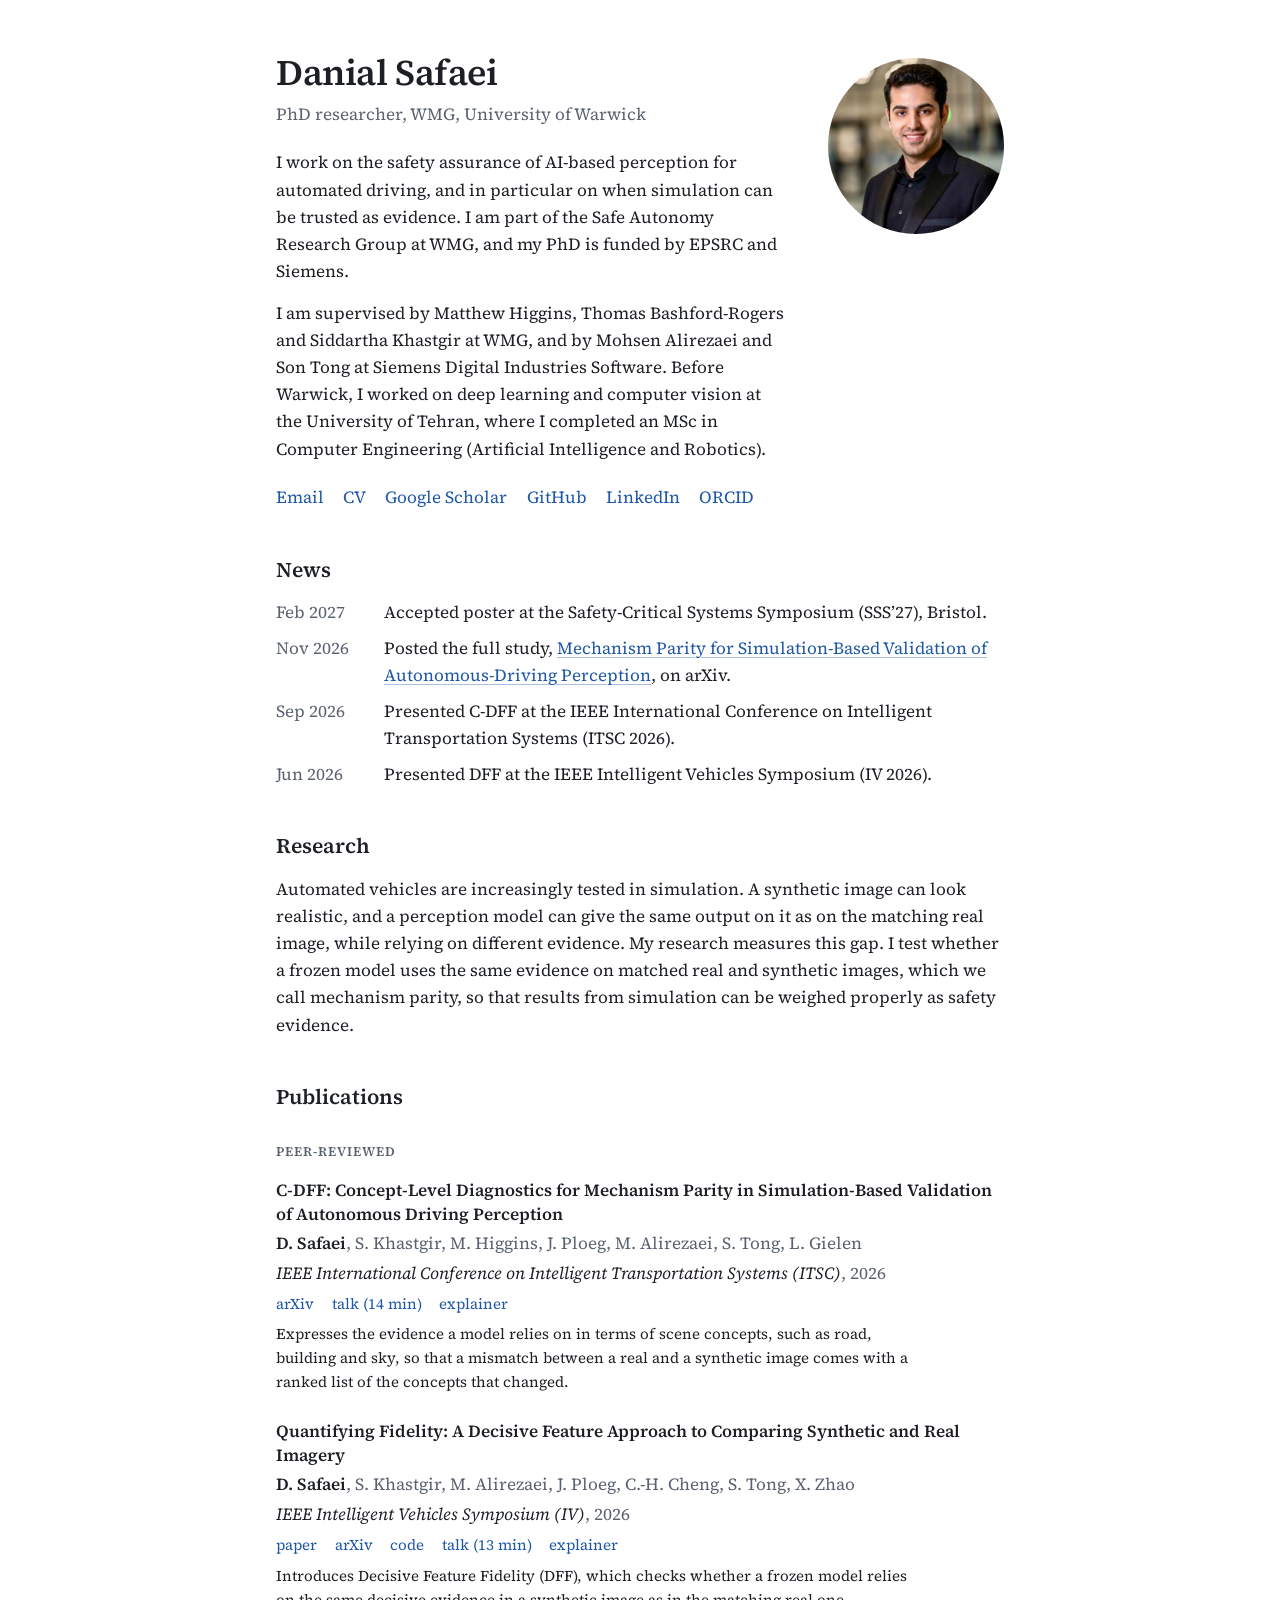
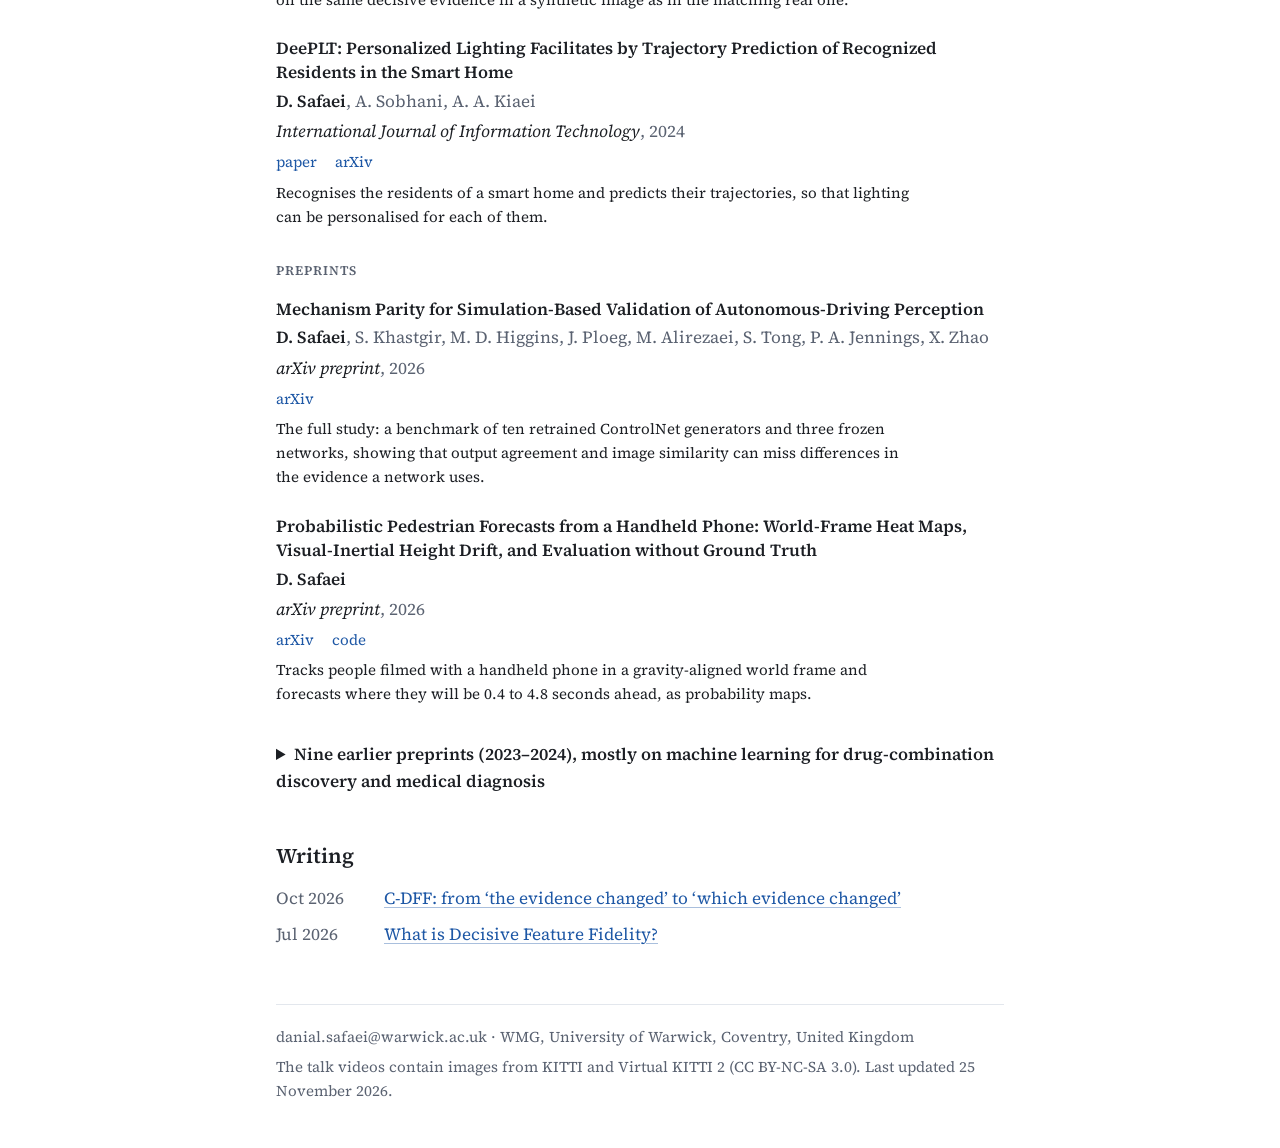
<file: index.html>
<!doctype html>
<html lang="en-GB">
<head>
<meta charset="utf-8">
<meta name="viewport" content="width=device-width, initial-scale=1, viewport-fit=cover">
<title>Danial Safaei</title>
<meta name="description" content="Danial Safaei is a PhD researcher at WMG, University of Warwick, working on the safety assurance of AI-based perception for automated driving.">
<meta name="author" content="Danial Safaei">
<meta name="color-scheme" content="light dark">
<meta name="theme-color" content="#ffffff" media="(prefers-color-scheme: light)">
<meta name="theme-color" content="#14161a" media="(prefers-color-scheme: dark)">
<link rel="canonical" href="https://danial-safaei.github.io/">
<link rel="icon" href="favicon.svg" type="image/svg+xml">
<link rel="apple-touch-icon" href="assets/img/apple-touch-icon.png">
<link rel="preload" href="assets/fonts/source-serif-4-latin-wght-normal.woff2" as="font" type="font/woff2" crossorigin>
<link rel="stylesheet" href="assets/css/site.css">
<meta property="og:type" content="profile">
<meta property="og:site_name" content="Danial Safaei">
<meta property="og:locale" content="en_GB">
<meta property="og:url" content="https://danial-safaei.github.io/">
<meta property="og:title" content="Danial Safaei">
<meta property="og:description" content="Danial Safaei is a PhD researcher at WMG, University of Warwick, working on the safety assurance of AI-based perception for automated driving.">
<meta property="og:image" content="https://danial-safaei.github.io/images/og-card.jpg">
<meta property="og:image:width" content="1200">
<meta property="og:image:height" content="630">
<meta property="og:image:alt" content="Danial Safaei, PhD researcher at WMG, University of Warwick">
<meta name="twitter:card" content="summary_large_image">
<script type="application/ld+json">
{
 "@context": "https://schema.org",
 "@graph": [
  {
   "@type": "ProfilePage",
   "@id": "https://danial-safaei.github.io/#page",
   "url": "https://danial-safaei.github.io/",
   "name": "Danial Safaei",
   "inLanguage": "en-GB",
   "dateModified": "2026-11-25",
   "mainEntity": {
    "@id": "https://danial-safaei.github.io/#person"
   }
  },
  {
   "@type": "Person",
   "@id": "https://danial-safaei.github.io/#person",
   "name": "Danial Safaei",
   "givenName": "Danial",
   "familyName": "Safaei",
   "url": "https://danial-safaei.github.io/",
   "image": "https://danial-safaei.github.io/assets/img/danial-safaei.jpg",
   "jobTitle": "PhD Researcher",
   "description": "PhD researcher at WMG, University of Warwick, working on the safety assurance of AI-based perception for automated driving.",
   "email": "mailto:danial.safaei@warwick.ac.uk",
   "affiliation": {
    "@type": "CollegeOrUniversity",
    "name": "University of Warwick",
    "department": {
     "@type": "Organization",
     "name": "WMG"
    },
    "url": "https://warwick.ac.uk/fac/sci/wmg"
   },
   "alumniOf": [
    {
     "@type": "CollegeOrUniversity",
     "name": "University of Tehran"
    },
    {
     "@type": "CollegeOrUniversity",
     "name": "University of Kashan"
    }
   ],
   "identifier": {
    "@type": "PropertyValue",
    "propertyID": "ORCID",
    "value": "0000-0002-4443-8763"
   },
   "sameAs": [
    "https://orcid.org/0000-0002-4443-8763",
    "https://scholar.google.co.uk/citations?user=qNJPWrMAAAAJ",
    "https://www.linkedin.com/in/danial-safaei",
    "https://github.com/Danial-Safaei",
    "https://www.researchgate.net/profile/Danial-Safaei"
   ],
   "knowsAbout": [
    "Safety assurance",
    "Automated driving",
    "Simulation-based validation",
    "Explainable AI",
    "Synthetic data",
    "Computer vision"
   ]
  }
 ]
}
</script>
</head>
<body>
<main class="wrap">
  <header class="intro">
    <div class="intro-text">
      <h1>Danial Safaei</h1>
      <p class="role">PhD researcher, WMG, University of Warwick</p>
      <p>I work on the safety assurance of AI-based perception for automated driving, and in particular on when simulation can be trusted as evidence. I am part of the Safe Autonomy Research Group at WMG, and my PhD is funded by EPSRC and Siemens.</p>
      <p>I am supervised by Matthew Higgins, <span class="nowrap">Thomas Bashford-Rogers</span> and Siddartha Khastgir at WMG, and by Mohsen Alirezaei and Son Tong at Siemens Digital Industries Software. Before Warwick, I worked on deep learning and computer vision at the University of Tehran, where I completed an MSc in Computer Engineering (Artificial Intelligence and Robotics).</p>
      <ul class="profile-links plain-links">
        <li><a href="mailto:danial.safaei@warwick.ac.uk">Email</a></li>
        <li><a href="cv.html">CV</a></li>
        <li><a href="https://scholar.google.co.uk/citations?user=qNJPWrMAAAAJ&amp;hl=en">Google Scholar</a></li>
        <li><a href="https://github.com/Danial-Safaei">GitHub</a></li>
        <li><a href="https://www.linkedin.com/in/danial-safaei">LinkedIn</a></li>
        <li><a href="https://orcid.org/0000-0002-4443-8763">ORCID</a></li>
      </ul>
    </div>
    <div class="intro-photo">
      <picture>
        <source srcset="assets/img/danial-safaei.webp" type="image/webp">
        <img src="assets/img/danial-safaei.jpg" width="460" height="460" alt="Danial Safaei">
      </picture>
    </div>
  </header>

  <section aria-labelledby="news">
    <h2 id="news">News</h2>
    <ul class="dated">
      <li><time datetime="2027-02">Feb 2027</time><span>Accepted poster at the Safety-Critical Systems Symposium (SSS’27), Bristol.</span></li>
      <li><time datetime="2026-11">Nov 2026</time><span>Posted the full study, <a href="https://arxiv.org/abs/2611.27447">Mechanism Parity for Simulation-Based Validation of Autonomous-Driving Perception</a>, on arXiv.</span></li>
      <li><time datetime="2026-09">Sep 2026</time><span>Presented C-DFF at the IEEE International Conference on Intelligent Transportation Systems (ITSC 2026).</span></li>
      <li><time datetime="2026-06">Jun 2026</time><span>Presented DFF at the IEEE Intelligent Vehicles Symposium (IV 2026).</span></li>
    </ul>
  </section>

  <section aria-labelledby="research">
    <h2 id="research">Research</h2>
    <p>Automated vehicles are increasingly tested in simulation. A synthetic image can look realistic, and a perception model can give the same output on it as on the matching real image, while relying on different evidence. My research measures this gap. I test whether a frozen model uses the same evidence on matched real and synthetic images, which we call mechanism parity, so that results from simulation can be weighed properly as safety evidence.</p>
  </section>

  <section aria-labelledby="publications">
    <h2 id="publications">Publications</h2>
    <h3 class="label">Peer-reviewed</h3>
    <ul class="pubs">
      <li>
        <p class="pub-title">C-DFF: Concept-Level Diagnostics for Mechanism Parity in Simulation-Based Validation of Autonomous Driving Perception</p>
        <p class="pub-authors"><span class="me">D. Safaei</span>, S. Khastgir, M. Higgins, J. Ploeg, M. Alirezaei, S. Tong, L. Gielen</p>
        <p class="pub-venue"><em>IEEE International Conference on Intelligent Transportation Systems (ITSC)</em>, 2026</p>
        <ul class="pub-links plain-links">
          <li><a href="https://arxiv.org/abs/2610.33760">arXiv</a></li>
          <li><a href="assets/video/itsc2026-cdff-talk.mp4">talk (14 min)</a></li>
          <li><a href="posts/what-is-c-dff.html">explainer</a></li>
        </ul>
        <p class="pub-note">Expresses the evidence a model relies on in terms of scene concepts, such as road, building and sky, so that a mismatch between a real and a synthetic image comes with a ranked list of the concepts that changed.</p>
      </li>
      <li>
        <p class="pub-title">Quantifying Fidelity: A Decisive Feature Approach to Comparing Synthetic and Real Imagery</p>
        <p class="pub-authors"><span class="me">D. Safaei</span>, S. Khastgir, M. Alirezaei, J. Ploeg, C.-H. Cheng, S. Tong, X. Zhao</p>
        <p class="pub-venue"><em>IEEE Intelligent Vehicles Symposium (IV)</em>, 2026</p>
        <ul class="pub-links plain-links">
          <li><a href="https://doi.org/10.1109/IV66570.2026.11624013">paper</a></li>
          <li><a href="https://arxiv.org/abs/2512.16468">arXiv</a></li>
          <li><a href="https://github.com/Danial-Safaei/DFF">code</a></li>
          <li><a href="assets/video/iv2026-dff-talk.mp4">talk (13 min)</a></li>
          <li><a href="posts/what-is-decisive-feature-fidelity.html">explainer</a></li>
        </ul>
        <p class="pub-note">Introduces Decisive Feature Fidelity (DFF), which checks whether a frozen model relies on the same decisive evidence in a synthetic image as in the matching real one.</p>
      </li>
      <li>
        <p class="pub-title">DeePLT: Personalized Lighting Facilitates by Trajectory Prediction of Recognized Residents in the Smart Home</p>
        <p class="pub-authors"><span class="me">D. Safaei</span>, A. Sobhani, A. A. Kiaei</p>
        <p class="pub-venue"><em>International Journal of Information Technology</em>, 2024</p>
        <ul class="pub-links plain-links">
          <li><a href="https://doi.org/10.1007/s41870-023-01665-1">paper</a></li>
          <li><a href="https://arxiv.org/abs/2304.08027">arXiv</a></li>
        </ul>
        <p class="pub-note">Recognises the residents of a smart home and predicts their trajectories, so that lighting can be personalised for each of them.</p>
      </li>
    </ul>
    <h3 class="label">Preprints</h3>
    <ul class="pubs">
      <li>
        <p class="pub-title">Mechanism Parity for Simulation-Based Validation of Autonomous-Driving Perception</p>
        <p class="pub-authors"><span class="me">D. Safaei</span>, S. Khastgir, M. D. Higgins, J. Ploeg, M. Alirezaei, S. Tong, P. A. Jennings, X. Zhao</p>
        <p class="pub-venue"><em>arXiv preprint</em>, 2026</p>
        <ul class="pub-links plain-links">
          <li><a href="https://arxiv.org/abs/2611.27447">arXiv</a></li>
        </ul>
        <p class="pub-note">The full study: a benchmark of ten retrained ControlNet generators and three frozen networks, showing that output agreement and image similarity can miss differences in the evidence a network uses.</p>
      </li>
      <li>
        <p class="pub-title">Probabilistic Pedestrian Forecasts from a Handheld Phone: World-Frame Heat Maps, Visual-Inertial Height Drift, and Evaluation without Ground Truth</p>
        <p class="pub-authors"><span class="me">D. Safaei</span></p>
        <p class="pub-venue"><em>arXiv preprint</em>, 2026</p>
        <ul class="pub-links plain-links">
          <li><a href="https://arxiv.org/abs/2610.04736">arXiv</a></li>
          <li><a href="https://github.com/Danial-Safaei/handheld-pedestrian-forecasts">code</a></li>
        </ul>
        <p class="pub-note">Tracks people filmed with a handheld phone in a gravity-aligned world frame and forecasts where they will be 0.4 to 4.8 seconds ahead, as probability maps.</p>
      </li>
    </ul>
    <details class="more">
      <summary>Nine earlier preprints (2023–2024), mostly on machine learning for drug-combination discovery and medical diagnosis</summary>
      <ul class="pubs-compact">
        <li>
          <p class="pub-title">A GraphSAGE Discovers Synergistic Combinations of Gefitinib, Paclitaxel, and Icotinib for Lung Adenocarcinoma Management by Targeting Human Genes and Proteins: the RAIN Protocol</p>
          <p class="pub-authors">S. Sadeghi, A. A. Kiaei, M. Boush, N. Salari, M. Mohammadi, <span class="me">D. Safaei</span>, M. Mahboubi, A. Tajfam, S. Moghadam</p>
          <p class="pub-venue"><em>medRxiv</em> <a href="https://doi.org/10.1101/2024.04.14.24304384">2024.04.14.24304384</a>, 2024</p>
        </li>
        <li>
          <p class="pub-title">Graph Attention Networks for Drug Combination Discovery: Targeting Pancreatic Cancer Genes with RAIN Protocol</p>
          <p class="pub-authors">E. Parichehreh, A. A. Kiaei, M. Boush, <span class="me">D. Safaei</span>, R. Bahadori, N. Salari, M. Mohammadi, A. Khorram</p>
          <p class="pub-venue"><em>medRxiv</em> <a href="https://doi.org/10.1101/2024.02.18.24302988">2024.02.18.24302988</a>, 2024</p>
        </li>
        <li>
          <p class="pub-title">Systematic Review and Network Meta-analysis of Drug Combinations Suggested by Machine Learning on Genes and Proteins, with the Aim of Improving the Effectiveness of Ipilimumab in Treating Melanoma</p>
          <p class="pub-authors"><span class="me">D. Safaei</span>, A. A. Kiaei, M. Boush, S. Abadijou, A. Khorramabadi, N. Salari, M. Mohammadi, E. Parichehreh</p>
          <p class="pub-venue"><em>medRxiv</em> <a href="https://doi.org/10.1101/2023.05.13.23289940">2023.05.13.23289940</a>, 2023</p>
        </li>
        <li>
          <p class="pub-title">Drug Combinations Proposed by Machine Learning on Genes/Proteins to Improve the Efficacy of Tecovirimat in the Treatment of Monkeypox: A Systematic Review and Network Meta-analysis</p>
          <p class="pub-authors">M. Boush, A. A. Kiaei, <span class="me">D. Safaei</span>, S. Abadijou, N. Salari, M. Mohammadi</p>
          <p class="pub-venue"><em>medRxiv</em> <a href="https://doi.org/10.1101/2023.04.23.23289008">2023.04.23.23289008</a>, 2023</p>
        </li>
        <li>
          <p class="pub-title">Recommending Drug Combinations Using Reinforcement Learning to Target Genes/Proteins that Cause Stroke: A Comprehensive Systematic Review and Network Meta-analysis</p>
          <p class="pub-authors">M. Boush, A. A. Kiaei, <span class="me">D. Safaei</span>, S. Abadijou, N. Salari, M. Mohammadi</p>
          <p class="pub-venue"><em>medRxiv</em> <a href="https://doi.org/10.1101/2023.04.20.23288906">2023.04.20.23288906</a>, 2023</p>
        </li>
        <li>
          <p class="pub-title">Diagnosing Alzheimer&#x27;s Disease Levels Using Machine Learning and MRI: A Novel Approach</p>
          <p class="pub-authors">A. A. Kiaei, R. Bahadori, H. Malek Zadeh, M. Boush, S. Abadijou, <span class="me">D. Safaei</span>, A. H. Mehdikhani</p>
          <p class="pub-venue"><em>Preprints.org</em> <a href="https://doi.org/10.20944/preprints202306.1184.v1">202306.1184</a>, 2023</p>
        </li>
        <li>
          <p class="pub-title">Active Identity Function as Activation Function</p>
          <p class="pub-authors">A. A. Kiaei, M. Boush, <span class="me">D. Safaei</span>, S. Abadijou, N. Baselizadeh, N. Salari, M. Mohammadi</p>
          <p class="pub-venue"><em>Preprints.org</em> <a href="https://doi.org/10.20944/preprints202305.1018.v1">202305.1018</a>, 2023</p>
        </li>
        <li>
          <p class="pub-title">FPL: False Positive Loss</p>
          <p class="pub-authors">A. A. Kiaei, M. Boush, <span class="me">D. Safaei</span>, S. Abadijou, N. Baselizadeh, A. Fayzi, R. Bahadori, N. Salari</p>
          <p class="pub-venue"><em>Preprints.org</em> <a href="https://doi.org/10.20944/preprints202309.0280.v1">202309.0280</a>, 2023</p>
        </li>
        <li>
          <p class="pub-title">Recommending Drug Combinations Using Reinforcement Learning Targeting Genes/Proteins Associated with Heterozygous Familial Hypercholesterolemia: A Comprehensive Systematic Review and Network Meta-analysis</p>
          <p class="pub-authors">A. A. Kiaei, M. Boush, S. Abadijou, S. Momeni, <span class="me">D. Safaei</span>, R. Bahadori, N. Salari, M. Mohammadi</p>
          <p class="pub-venue"><em>Research Square</em> <a href="https://doi.org/10.21203/rs.3.rs-2379891/v1">rs-2379891</a>, 2023</p>
        </li>
      </ul>
    </details>
  </section>

  <section aria-labelledby="writing">
    <h2 id="writing">Writing</h2>
    <ul class="dated">
      <li><time datetime="2026-10-27">Oct 2026</time><span><a href="posts/what-is-c-dff.html">C-DFF: from ‘the evidence changed’ to ‘which evidence changed’</a></span></li>
      <li><time datetime="2026-07-09">Jul 2026</time><span><a href="posts/what-is-decisive-feature-fidelity.html">What is Decisive Feature Fidelity?</a></span></li>
    </ul>
  </section>

  <footer class="site-footer" id="contact">
    <p>danial.safaei@warwick.ac.uk · WMG, University of Warwick, Coventry, United Kingdom</p>
    <p>The talk videos contain images from KITTI and Virtual KITTI 2 (CC BY-NC-SA 3.0). Last updated 25 November 2026.</p>
  </footer>
</main>
</body>
</html>
</file>
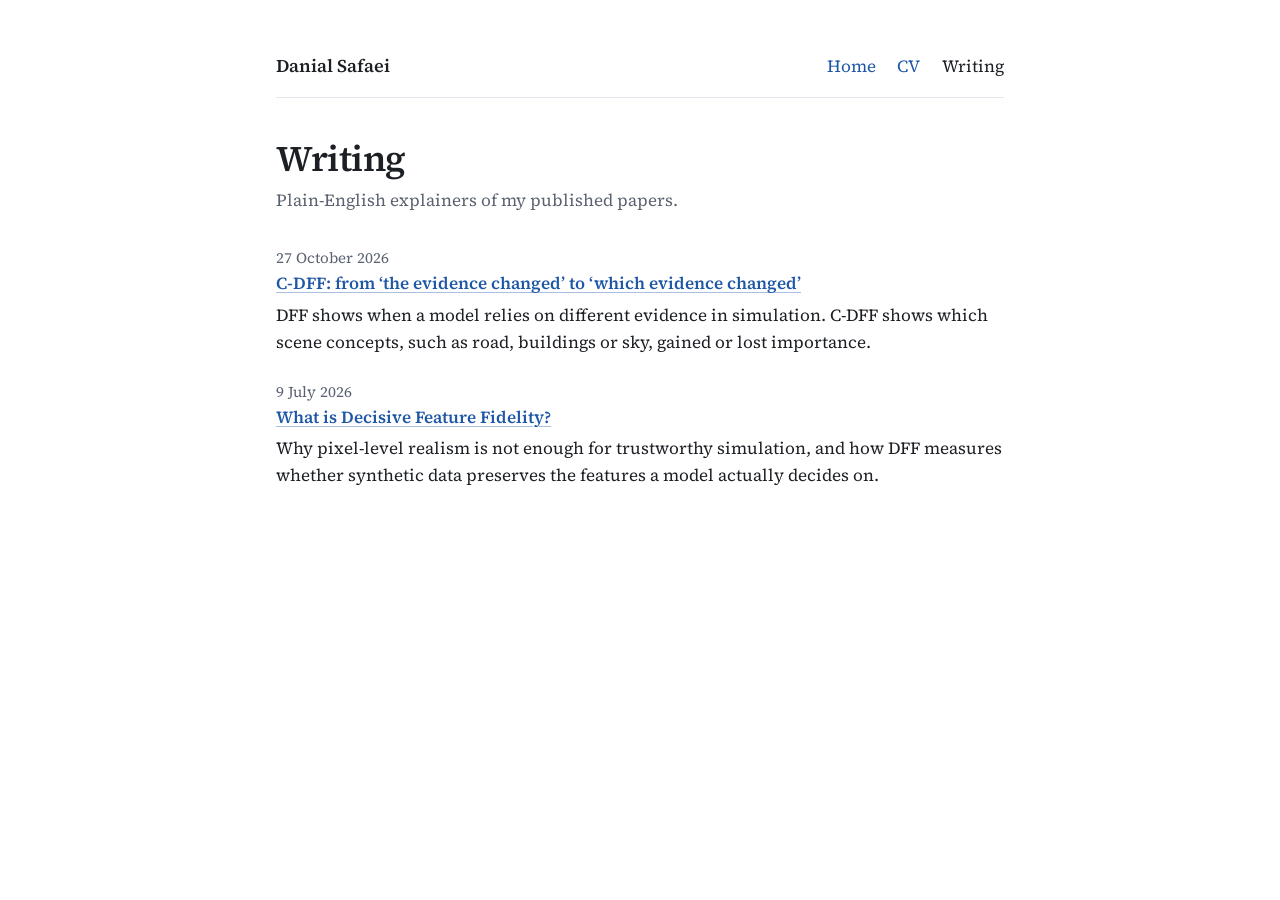
<file: blog.html>
<!doctype html>
<html lang="en-GB">
<head>
<meta charset="utf-8">
<meta name="viewport" content="width=device-width, initial-scale=1, viewport-fit=cover">
<title>Writing · Danial Safaei</title>
<meta name="description" content="Plain-English explainers of Danial Safaei&#x27;s published papers.">
<meta name="author" content="Danial Safaei">
<meta name="color-scheme" content="light dark">
<meta name="theme-color" content="#ffffff" media="(prefers-color-scheme: light)">
<meta name="theme-color" content="#14161a" media="(prefers-color-scheme: dark)">
<link rel="canonical" href="https://danial-safaei.github.io/blog.html">
<link rel="icon" href="favicon.svg" type="image/svg+xml">
<link rel="apple-touch-icon" href="assets/img/apple-touch-icon.png">
<link rel="preload" href="assets/fonts/source-serif-4-latin-wght-normal.woff2" as="font" type="font/woff2" crossorigin>
<link rel="stylesheet" href="assets/css/site.css">
<meta property="og:type" content="website">
<meta property="og:site_name" content="Danial Safaei">
<meta property="og:locale" content="en_GB">
<meta property="og:url" content="https://danial-safaei.github.io/blog.html">
<meta property="og:title" content="Writing · Danial Safaei">
<meta property="og:description" content="Plain-English explainers of Danial Safaei&#x27;s published papers.">
<meta property="og:image" content="https://danial-safaei.github.io/images/og-card.jpg">
<meta property="og:image:width" content="1200">
<meta property="og:image:height" content="630">
<meta property="og:image:alt" content="Danial Safaei, PhD researcher at WMG, University of Warwick">
<meta name="twitter:card" content="summary_large_image">
<script>
  // Old links looked like blog.html?post=<slug>; send them to the post's own page.
  (function () {
    var slug = new URLSearchParams(window.location.search).get("post");
    var known = ["what-is-c-dff", "what-is-decisive-feature-fidelity"];
    if (slug && known.indexOf(slug) !== -1) window.location.replace("posts/" + slug + ".html");
  })();
</script>
</head>
<body>
<div class="wrap">
  <header class="site-header">
    <a class="home" href="index.html">Danial Safaei</a>
    <nav aria-label="Site">
      <ul class="site-nav plain-links">
      <li><a href="index.html">Home</a></li>
      <li><a href="cv.html">CV</a></li>
      <li><a href="blog.html" aria-current="page">Writing</a></li>
      </ul>
    </nav>
  </header>
  <main>
    <h1>Writing</h1>
    <p class="lede">Plain-English explainers of my published papers.</p>
    <ul class="post-list">
      <li>
        <time datetime="2026-10-27">27 October 2026</time>
        <a class="post-link" href="posts/what-is-c-dff.html">C-DFF: from ‘the evidence changed’ to ‘which evidence changed’</a>
        <p>DFF shows when a model relies on different evidence in simulation. C-DFF shows which scene concepts, such as road, buildings or sky, gained or lost importance.</p>
      </li>
      <li>
        <time datetime="2026-07-09">9 July 2026</time>
        <a class="post-link" href="posts/what-is-decisive-feature-fidelity.html">What is Decisive Feature Fidelity?</a>
        <p>Why pixel-level realism is not enough for trustworthy simulation, and how DFF measures whether synthetic data preserves the features a model actually decides on.</p>
      </li>
    </ul>
  </main>
</div>
</body>
</html>
</file>
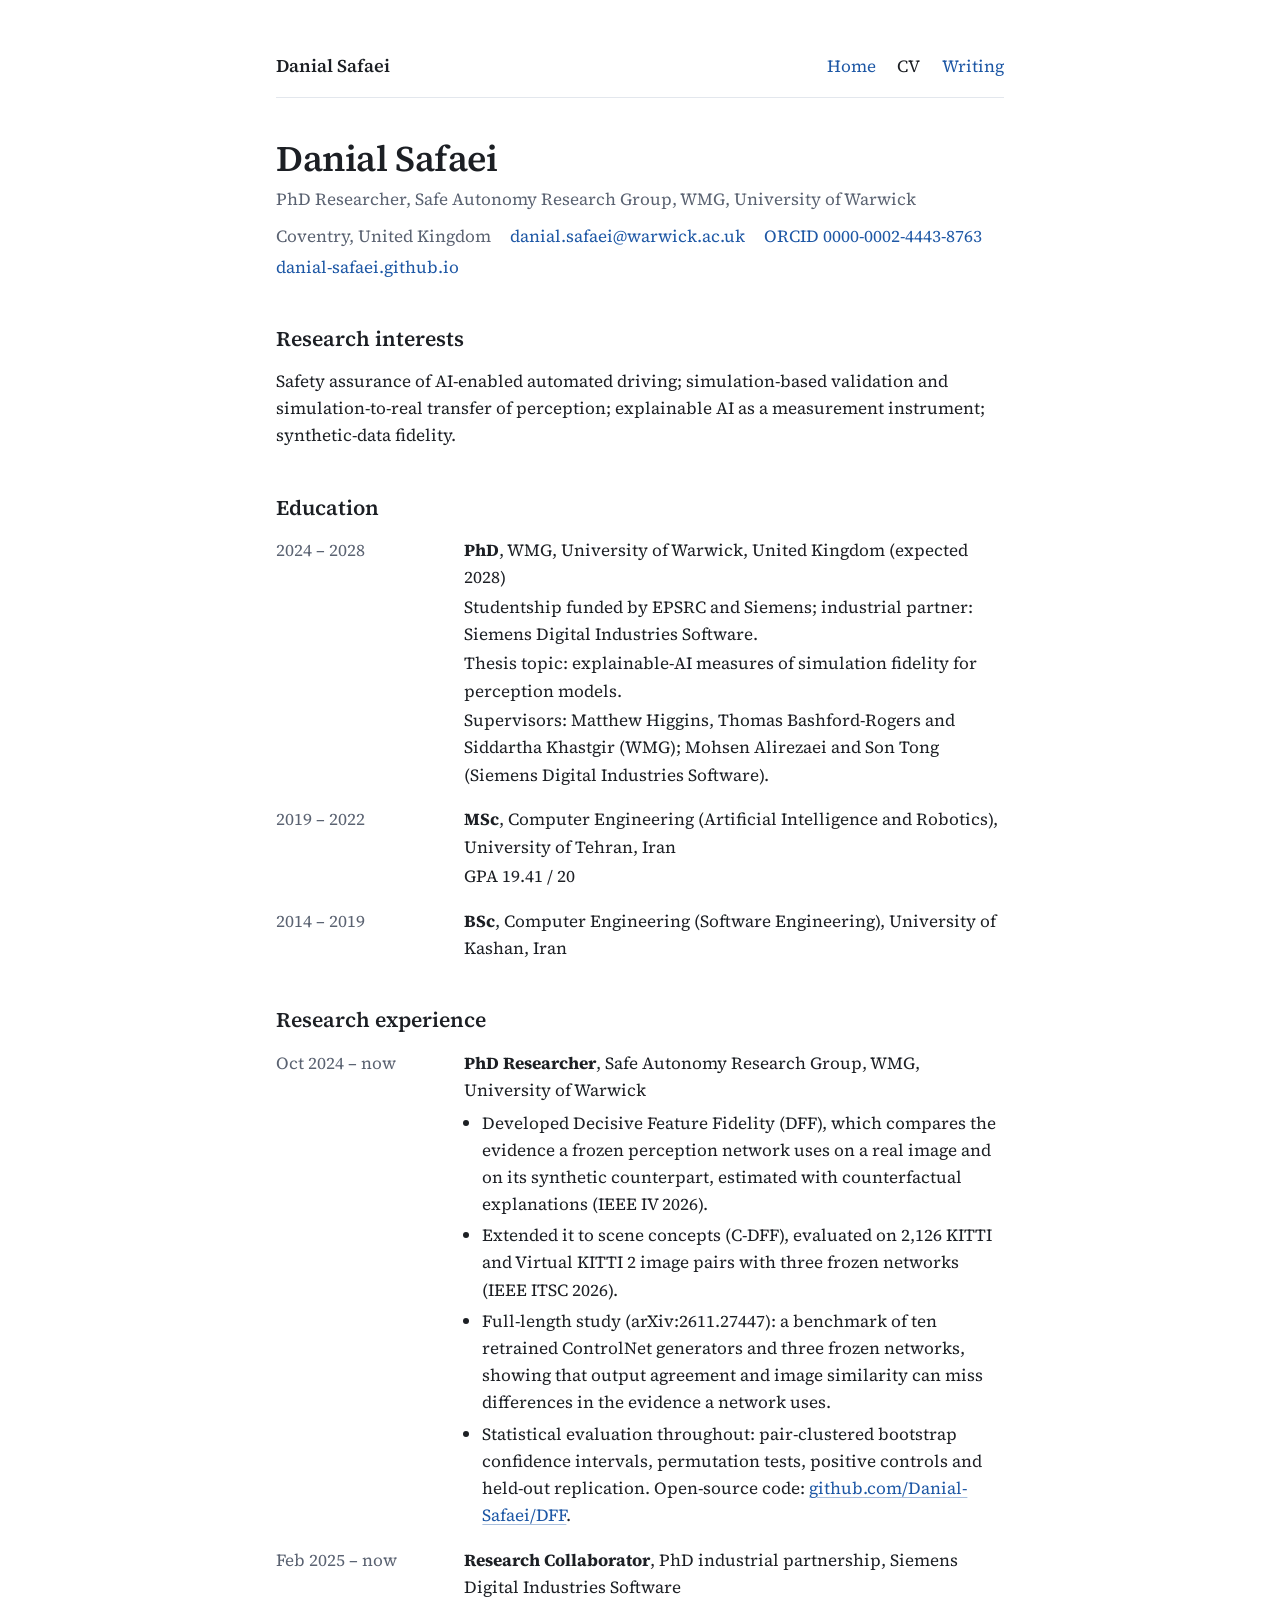
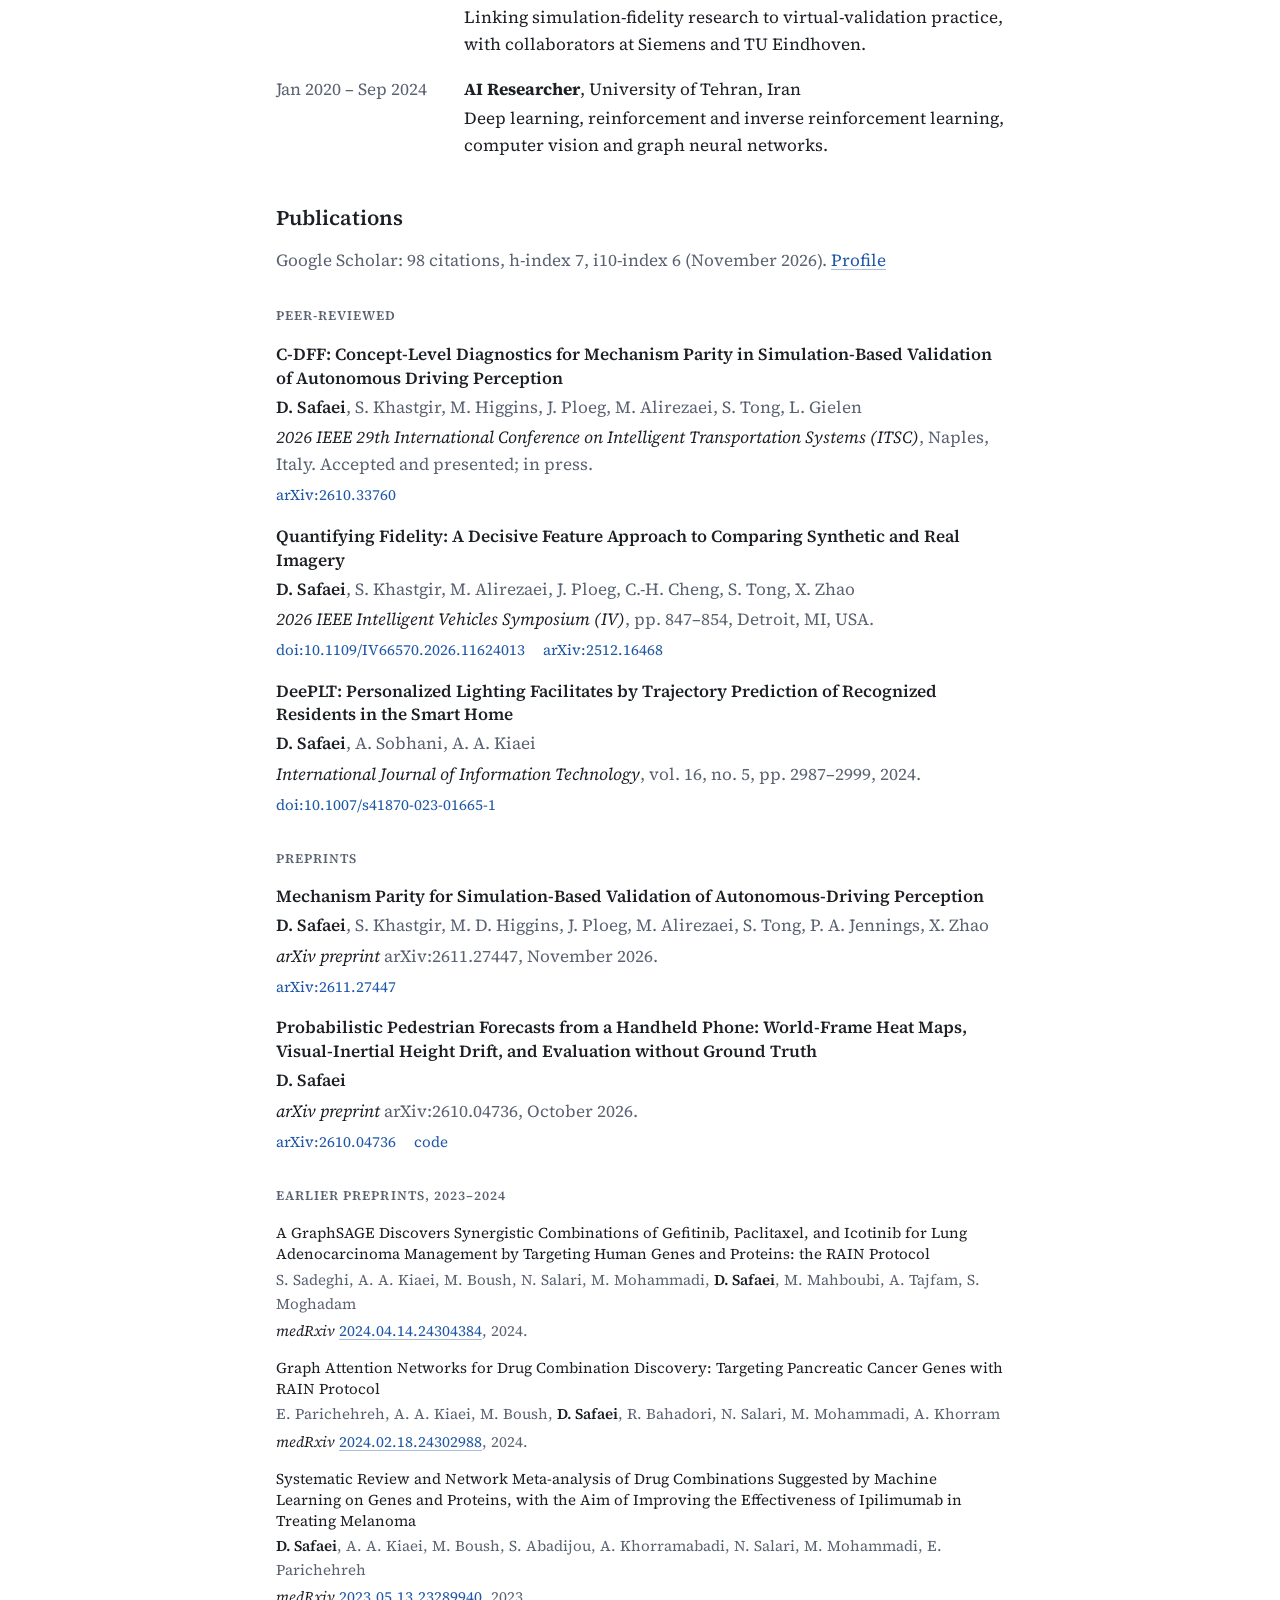
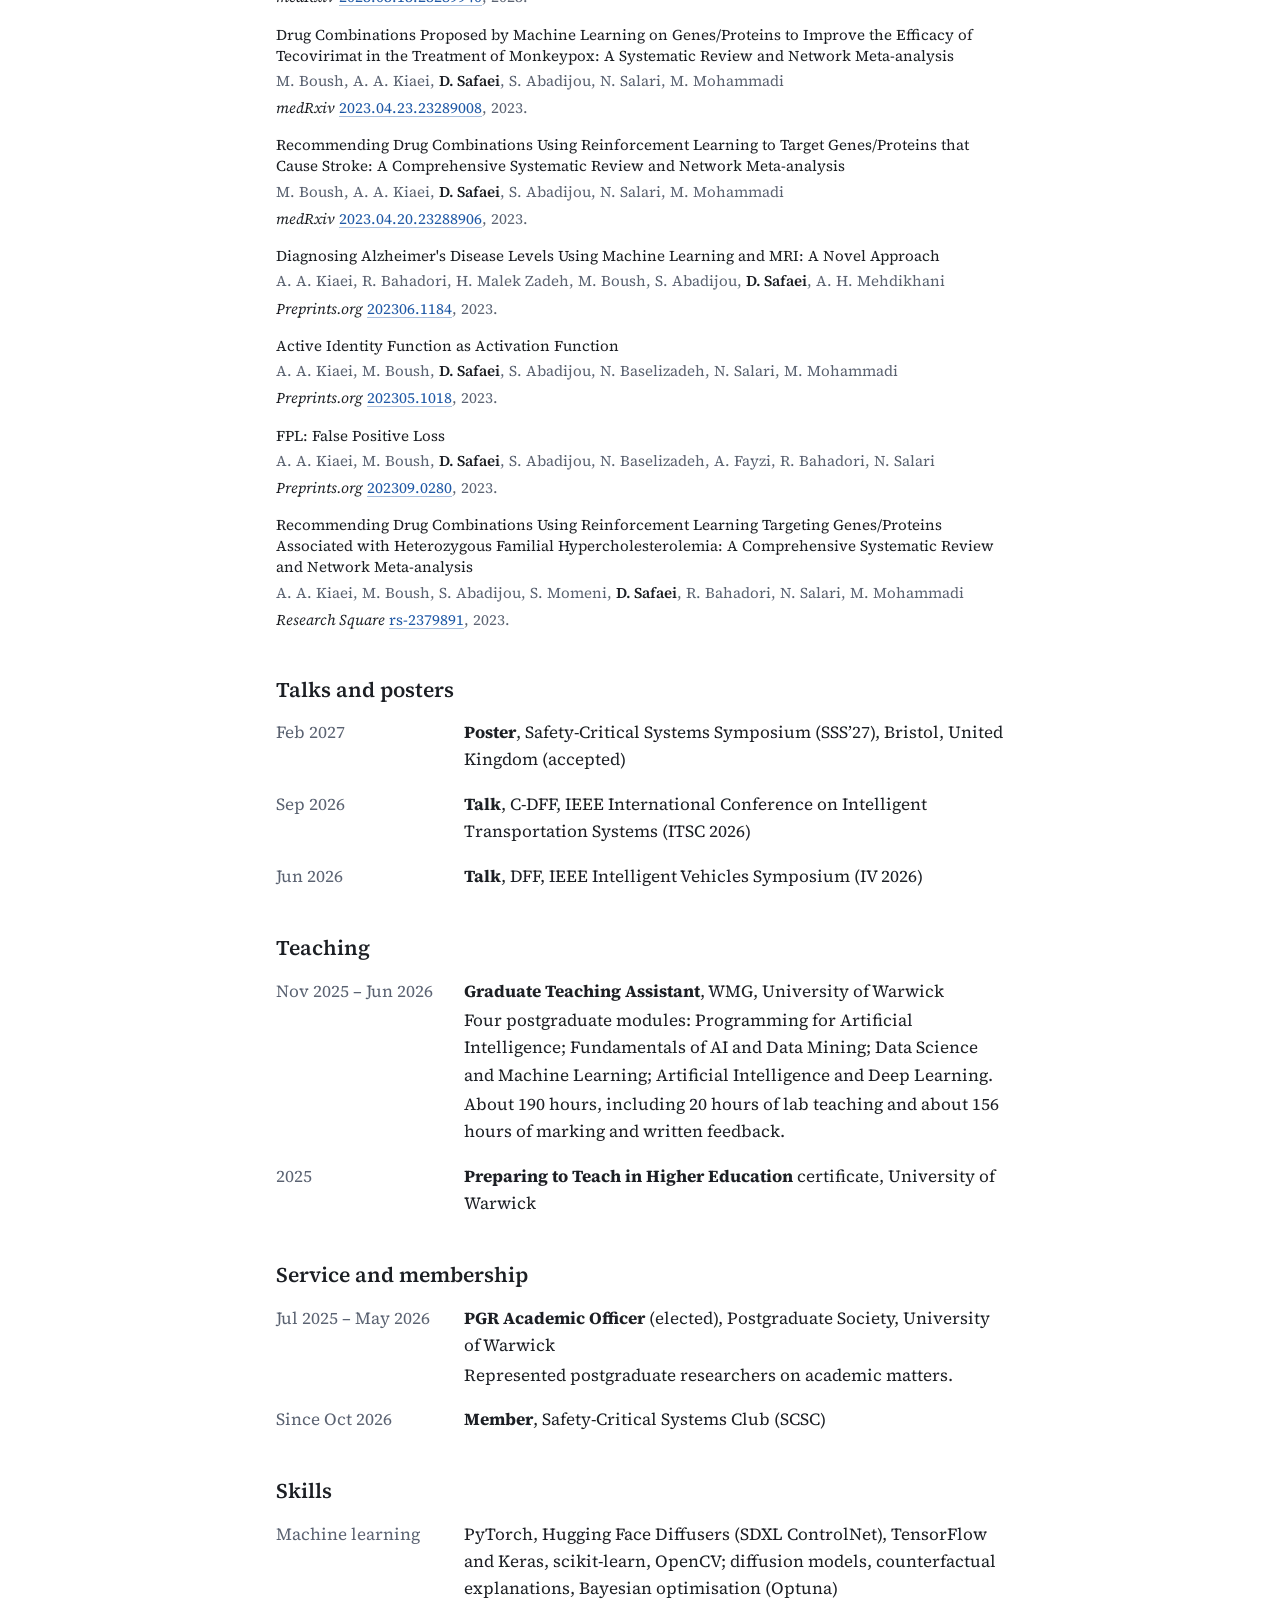
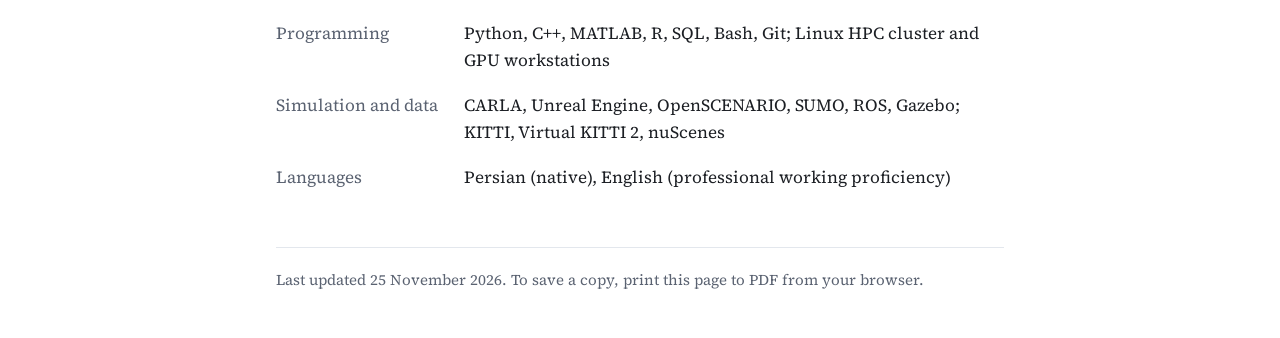
<file: cv.html>
<!doctype html>
<html lang="en-GB">
<head>
<meta charset="utf-8">
<meta name="viewport" content="width=device-width, initial-scale=1, viewport-fit=cover">
<title>CV · Danial Safaei</title>
<meta name="description" content="Curriculum vitae of Danial Safaei, PhD researcher at WMG, University of Warwick.">
<meta name="author" content="Danial Safaei">
<meta name="color-scheme" content="light dark">
<meta name="theme-color" content="#ffffff" media="(prefers-color-scheme: light)">
<meta name="theme-color" content="#14161a" media="(prefers-color-scheme: dark)">
<link rel="canonical" href="https://danial-safaei.github.io/cv.html">
<link rel="icon" href="favicon.svg" type="image/svg+xml">
<link rel="apple-touch-icon" href="assets/img/apple-touch-icon.png">
<link rel="preload" href="assets/fonts/source-serif-4-latin-wght-normal.woff2" as="font" type="font/woff2" crossorigin>
<link rel="stylesheet" href="assets/css/site.css">
<meta property="og:type" content="website">
<meta property="og:site_name" content="Danial Safaei">
<meta property="og:locale" content="en_GB">
<meta property="og:url" content="https://danial-safaei.github.io/cv.html">
<meta property="og:title" content="CV · Danial Safaei">
<meta property="og:description" content="Curriculum vitae of Danial Safaei, PhD researcher at WMG, University of Warwick.">
<meta property="og:image" content="https://danial-safaei.github.io/images/og-card.jpg">
<meta property="og:image:width" content="1200">
<meta property="og:image:height" content="630">
<meta property="og:image:alt" content="Danial Safaei, PhD researcher at WMG, University of Warwick">
<meta name="twitter:card" content="summary_large_image">
</head>
<body>
<div class="wrap cv">
  <header class="site-header">
    <a class="home" href="index.html">Danial Safaei</a>
    <nav aria-label="Site">
      <ul class="site-nav plain-links">
      <li><a href="index.html">Home</a></li>
      <li><a href="cv.html" aria-current="page">CV</a></li>
      <li><a href="blog.html">Writing</a></li>
      </ul>
    </nav>
  </header>
  <main>
    <div class="cv-head">
      <h1>Danial Safaei</h1>
      <p class="role">PhD Researcher, Safe Autonomy Research Group, WMG, University of Warwick</p>
      <ul class="cv-contact plain-links">
        <li>Coventry, United Kingdom</li>
        <li><a href="mailto:danial.safaei@warwick.ac.uk">danial.safaei@warwick.ac.uk</a></li>
        <li><a href="https://orcid.org/0000-0002-4443-8763">ORCID 0000-0002-4443-8763</a></li>
        <li><a href="https://danial-safaei.github.io/">danial-safaei.github.io</a></li>
      </ul>
    </div>

    <h2>Research interests</h2>
    <p>Safety assurance of AI-enabled automated driving; simulation-based validation and simulation-to-real transfer of perception; explainable AI as a measurement instrument; synthetic-data fidelity.</p>

    <h2>Education</h2>
      <div class="cv-row">
        <div class="cv-when">2024 – 2028</div>
        <div class="cv-what">
        <p><strong>PhD</strong>, WMG, University of Warwick, United Kingdom (expected 2028)</p>
        <p>Studentship funded by EPSRC and Siemens; industrial partner: Siemens Digital Industries Software.</p>
        <p>Thesis topic: explainable-AI measures of simulation fidelity for perception models.</p>
        <p>Supervisors: Matthew Higgins, <span class="nowrap">Thomas Bashford-Rogers</span> and Siddartha Khastgir (WMG); Mohsen Alirezaei and Son Tong (Siemens Digital Industries Software).</p>
        </div>
      </div>
      <div class="cv-row">
        <div class="cv-when">2019 – 2022</div>
        <div class="cv-what">
        <p><strong>MSc</strong>, Computer Engineering (Artificial Intelligence and Robotics), University of Tehran, Iran</p>
        <p>GPA 19.41 / 20</p>
        </div>
      </div>
      <div class="cv-row">
        <div class="cv-when">2014 – 2019</div>
        <div class="cv-what">
        <p><strong>BSc</strong>, Computer Engineering (Software Engineering), University of Kashan, Iran</p>
        </div>
      </div>

    <h2>Research experience</h2>
      <div class="cv-row">
        <div class="cv-when">Oct 2024 – now</div>
        <div class="cv-what">
        <p><strong>PhD Researcher</strong>, Safe Autonomy Research Group, WMG, University of Warwick</p>
        <ul>
          <li>Developed Decisive Feature Fidelity (DFF), which compares the evidence a frozen perception network uses on a real image and on its synthetic counterpart, estimated with counterfactual explanations (IEEE IV 2026).</li>
          <li>Extended it to scene concepts (C-DFF), evaluated on 2,126 KITTI and Virtual KITTI 2 image pairs with three frozen networks (IEEE ITSC 2026).</li>
          <li>Full-length study (arXiv:2611.27447): a benchmark of ten retrained ControlNet generators and three frozen networks, showing that output agreement and image similarity can miss differences in the evidence a network uses.</li>
          <li>Statistical evaluation throughout: pair-clustered bootstrap confidence intervals, permutation tests, positive controls and held-out replication. Open-source code: <a href="https://github.com/Danial-Safaei/DFF">github.com/Danial-Safaei/DFF</a>.</li>
        </ul>
        </div>
      </div>
      <div class="cv-row">
        <div class="cv-when">Feb 2025 – now</div>
        <div class="cv-what">
        <p><strong>Research Collaborator</strong>, PhD industrial partnership, Siemens Digital Industries Software</p>
        <p>Linking simulation-fidelity research to virtual-validation practice, with collaborators at Siemens and TU Eindhoven.</p>
        </div>
      </div>
      <div class="cv-row">
        <div class="cv-when">Jan 2020 – Sep 2024</div>
        <div class="cv-what">
        <p><strong>AI Researcher</strong>, University of Tehran, Iran</p>
        <p>Deep learning, reinforcement and inverse reinforcement learning, computer vision and graph neural networks.</p>
        </div>
      </div>

    <h2>Publications</h2>
    <p class="cv-note">Google Scholar: <span id="cv-citations">98</span> citations, h-index <span id="cv-h">7</span>, i10-index <span id="cv-i10">6</span> (<span id="cv-scholar-date">November 2026</span>). <a href="https://scholar.google.co.uk/citations?user=qNJPWrMAAAAJ&amp;hl=en">Profile</a></p>
    <h3 class="label">Peer-reviewed</h3>
    <ul class="pubs">
      <li>
        <p class="pub-title">C-DFF: Concept-Level Diagnostics for Mechanism Parity in Simulation-Based Validation of Autonomous Driving Perception</p>
        <p class="pub-authors"><span class="me">D. Safaei</span>, S. Khastgir, M. Higgins, J. Ploeg, M. Alirezaei, S. Tong, L. Gielen</p>
        <p class="pub-venue"><em>2026 IEEE 29th International Conference on Intelligent Transportation Systems (ITSC)</em>, Naples, Italy. Accepted and presented; in press.</p>
        <ul class="pub-links plain-links">
          <li><a href="https://arxiv.org/abs/2610.33760">arXiv:2610.33760</a></li>
        </ul>
      </li>
      <li>
        <p class="pub-title">Quantifying Fidelity: A Decisive Feature Approach to Comparing Synthetic and Real Imagery</p>
        <p class="pub-authors"><span class="me">D. Safaei</span>, S. Khastgir, M. Alirezaei, J. Ploeg, C.-H. Cheng, S. Tong, X. Zhao</p>
        <p class="pub-venue"><em>2026 IEEE Intelligent Vehicles Symposium (IV)</em>, pp. 847–854, Detroit, MI, USA.</p>
        <ul class="pub-links plain-links">
          <li><a href="https://doi.org/10.1109/IV66570.2026.11624013">doi:10.1109/IV66570.2026.11624013</a></li>
          <li><a href="https://arxiv.org/abs/2512.16468">arXiv:2512.16468</a></li>
        </ul>
      </li>
      <li>
        <p class="pub-title">DeePLT: Personalized Lighting Facilitates by Trajectory Prediction of Recognized Residents in the Smart Home</p>
        <p class="pub-authors"><span class="me">D. Safaei</span>, A. Sobhani, A. A. Kiaei</p>
        <p class="pub-venue"><em>International Journal of Information Technology</em>, vol. 16, no. 5, pp. 2987–2999, 2024.</p>
        <ul class="pub-links plain-links">
          <li><a href="https://doi.org/10.1007/s41870-023-01665-1">doi:10.1007/s41870-023-01665-1</a></li>
        </ul>
      </li>
    </ul>
    <h3 class="label">Preprints</h3>
    <ul class="pubs">
      <li>
        <p class="pub-title">Mechanism Parity for Simulation-Based Validation of Autonomous-Driving Perception</p>
        <p class="pub-authors"><span class="me">D. Safaei</span>, S. Khastgir, M. D. Higgins, J. Ploeg, M. Alirezaei, S. Tong, P. A. Jennings, X. Zhao</p>
        <p class="pub-venue"><em>arXiv preprint</em> arXiv:2611.27447, November 2026.</p>
        <ul class="pub-links plain-links">
          <li><a href="https://arxiv.org/abs/2611.27447">arXiv:2611.27447</a></li>
        </ul>
      </li>
      <li>
        <p class="pub-title">Probabilistic Pedestrian Forecasts from a Handheld Phone: World-Frame Heat Maps, Visual-Inertial Height Drift, and Evaluation without Ground Truth</p>
        <p class="pub-authors"><span class="me">D. Safaei</span></p>
        <p class="pub-venue"><em>arXiv preprint</em> arXiv:2610.04736, October 2026.</p>
        <ul class="pub-links plain-links">
          <li><a href="https://arxiv.org/abs/2610.04736">arXiv:2610.04736</a></li>
          <li><a href="https://github.com/Danial-Safaei/handheld-pedestrian-forecasts">code</a></li>
        </ul>
      </li>
    </ul>
    <h3 class="label">Earlier preprints, 2023–2024</h3>
    <ul class="pubs-compact">
      <li>
        <p class="pub-title">A GraphSAGE Discovers Synergistic Combinations of Gefitinib, Paclitaxel, and Icotinib for Lung Adenocarcinoma Management by Targeting Human Genes and Proteins: the RAIN Protocol</p>
        <p class="pub-authors">S. Sadeghi, A. A. Kiaei, M. Boush, N. Salari, M. Mohammadi, <span class="me">D. Safaei</span>, M. Mahboubi, A. Tajfam, S. Moghadam</p>
        <p class="pub-venue"><em>medRxiv</em> <a href="https://doi.org/10.1101/2024.04.14.24304384">2024.04.14.24304384</a>, 2024.</p>
      </li>
      <li>
        <p class="pub-title">Graph Attention Networks for Drug Combination Discovery: Targeting Pancreatic Cancer Genes with RAIN Protocol</p>
        <p class="pub-authors">E. Parichehreh, A. A. Kiaei, M. Boush, <span class="me">D. Safaei</span>, R. Bahadori, N. Salari, M. Mohammadi, A. Khorram</p>
        <p class="pub-venue"><em>medRxiv</em> <a href="https://doi.org/10.1101/2024.02.18.24302988">2024.02.18.24302988</a>, 2024.</p>
      </li>
      <li>
        <p class="pub-title">Systematic Review and Network Meta-analysis of Drug Combinations Suggested by Machine Learning on Genes and Proteins, with the Aim of Improving the Effectiveness of Ipilimumab in Treating Melanoma</p>
        <p class="pub-authors"><span class="me">D. Safaei</span>, A. A. Kiaei, M. Boush, S. Abadijou, A. Khorramabadi, N. Salari, M. Mohammadi, E. Parichehreh</p>
        <p class="pub-venue"><em>medRxiv</em> <a href="https://doi.org/10.1101/2023.05.13.23289940">2023.05.13.23289940</a>, 2023.</p>
      </li>
      <li>
        <p class="pub-title">Drug Combinations Proposed by Machine Learning on Genes/Proteins to Improve the Efficacy of Tecovirimat in the Treatment of Monkeypox: A Systematic Review and Network Meta-analysis</p>
        <p class="pub-authors">M. Boush, A. A. Kiaei, <span class="me">D. Safaei</span>, S. Abadijou, N. Salari, M. Mohammadi</p>
        <p class="pub-venue"><em>medRxiv</em> <a href="https://doi.org/10.1101/2023.04.23.23289008">2023.04.23.23289008</a>, 2023.</p>
      </li>
      <li>
        <p class="pub-title">Recommending Drug Combinations Using Reinforcement Learning to Target Genes/Proteins that Cause Stroke: A Comprehensive Systematic Review and Network Meta-analysis</p>
        <p class="pub-authors">M. Boush, A. A. Kiaei, <span class="me">D. Safaei</span>, S. Abadijou, N. Salari, M. Mohammadi</p>
        <p class="pub-venue"><em>medRxiv</em> <a href="https://doi.org/10.1101/2023.04.20.23288906">2023.04.20.23288906</a>, 2023.</p>
      </li>
      <li>
        <p class="pub-title">Diagnosing Alzheimer&#x27;s Disease Levels Using Machine Learning and MRI: A Novel Approach</p>
        <p class="pub-authors">A. A. Kiaei, R. Bahadori, H. Malek Zadeh, M. Boush, S. Abadijou, <span class="me">D. Safaei</span>, A. H. Mehdikhani</p>
        <p class="pub-venue"><em>Preprints.org</em> <a href="https://doi.org/10.20944/preprints202306.1184.v1">202306.1184</a>, 2023.</p>
      </li>
      <li>
        <p class="pub-title">Active Identity Function as Activation Function</p>
        <p class="pub-authors">A. A. Kiaei, M. Boush, <span class="me">D. Safaei</span>, S. Abadijou, N. Baselizadeh, N. Salari, M. Mohammadi</p>
        <p class="pub-venue"><em>Preprints.org</em> <a href="https://doi.org/10.20944/preprints202305.1018.v1">202305.1018</a>, 2023.</p>
      </li>
      <li>
        <p class="pub-title">FPL: False Positive Loss</p>
        <p class="pub-authors">A. A. Kiaei, M. Boush, <span class="me">D. Safaei</span>, S. Abadijou, N. Baselizadeh, A. Fayzi, R. Bahadori, N. Salari</p>
        <p class="pub-venue"><em>Preprints.org</em> <a href="https://doi.org/10.20944/preprints202309.0280.v1">202309.0280</a>, 2023.</p>
      </li>
      <li>
        <p class="pub-title">Recommending Drug Combinations Using Reinforcement Learning Targeting Genes/Proteins Associated with Heterozygous Familial Hypercholesterolemia: A Comprehensive Systematic Review and Network Meta-analysis</p>
        <p class="pub-authors">A. A. Kiaei, M. Boush, S. Abadijou, S. Momeni, <span class="me">D. Safaei</span>, R. Bahadori, N. Salari, M. Mohammadi</p>
        <p class="pub-venue"><em>Research Square</em> <a href="https://doi.org/10.21203/rs.3.rs-2379891/v1">rs-2379891</a>, 2023.</p>
      </li>
    </ul>

    <h2>Talks and posters</h2>
      <div class="cv-row">
        <div class="cv-when">Feb 2027</div>
        <div class="cv-what">
        <p><strong>Poster</strong>, Safety-Critical Systems Symposium (SSS’27), Bristol, United Kingdom (accepted)</p>
        </div>
      </div>
      <div class="cv-row">
        <div class="cv-when">Sep 2026</div>
        <div class="cv-what">
        <p><strong>Talk</strong>, C-DFF, IEEE International Conference on Intelligent Transportation Systems (ITSC 2026)</p>
        </div>
      </div>
      <div class="cv-row">
        <div class="cv-when">Jun 2026</div>
        <div class="cv-what">
        <p><strong>Talk</strong>, DFF, IEEE Intelligent Vehicles Symposium (IV 2026)</p>
        </div>
      </div>

    <h2>Teaching</h2>
      <div class="cv-row">
        <div class="cv-when">Nov 2025 – Jun 2026</div>
        <div class="cv-what">
        <p><strong>Graduate Teaching Assistant</strong>, WMG, University of Warwick</p>
        <p>Four postgraduate modules: Programming for Artificial Intelligence; Fundamentals of AI and Data Mining; Data Science and Machine Learning; Artificial Intelligence and Deep Learning.</p>
        <p>About 190 hours, including 20 hours of lab teaching and about 156 hours of marking and written feedback.</p>
        </div>
      </div>
      <div class="cv-row">
        <div class="cv-when">2025</div>
        <div class="cv-what">
        <p><strong>Preparing to Teach in Higher Education</strong> certificate, University of Warwick</p>
        </div>
      </div>

    <h2>Service and membership</h2>
      <div class="cv-row">
        <div class="cv-when">Jul 2025 – May 2026</div>
        <div class="cv-what">
        <p><strong>PGR Academic Officer</strong> (elected), Postgraduate Society, University of Warwick</p>
        <p>Represented postgraduate researchers on academic matters.</p>
        </div>
      </div>
      <div class="cv-row">
        <div class="cv-when">Since Oct 2026</div>
        <div class="cv-what">
        <p><strong>Member</strong>, Safety-Critical Systems Club (SCSC)</p>
        </div>
      </div>

    <h2>Skills</h2>
      <div class="cv-row">
        <div class="cv-when">Machine learning</div>
        <div class="cv-what">
        <p>PyTorch, Hugging Face Diffusers (SDXL ControlNet), TensorFlow and Keras, scikit-learn, OpenCV; diffusion models, counterfactual explanations, Bayesian optimisation (Optuna)</p>
        </div>
      </div>
      <div class="cv-row">
        <div class="cv-when">Programming</div>
        <div class="cv-what">
        <p>Python, C++, MATLAB, R, SQL, Bash, Git; Linux HPC cluster and GPU workstations</p>
        </div>
      </div>
      <div class="cv-row">
        <div class="cv-when">Simulation and data</div>
        <div class="cv-what">
        <p>CARLA, Unreal Engine, OpenSCENARIO, SUMO, ROS, Gazebo; KITTI, Virtual KITTI 2, nuScenes</p>
        </div>
      </div>
      <div class="cv-row">
        <div class="cv-when">Languages</div>
        <div class="cv-what">
        <p>Persian (native), English (professional working proficiency)</p>
        </div>
      </div>
  </main>
  <footer class="site-footer">
    <p>Last updated 25 November 2026. To save a copy, print this page to PDF from your browser.</p>
  </footer>
</div>
</body>
</html>
</file>
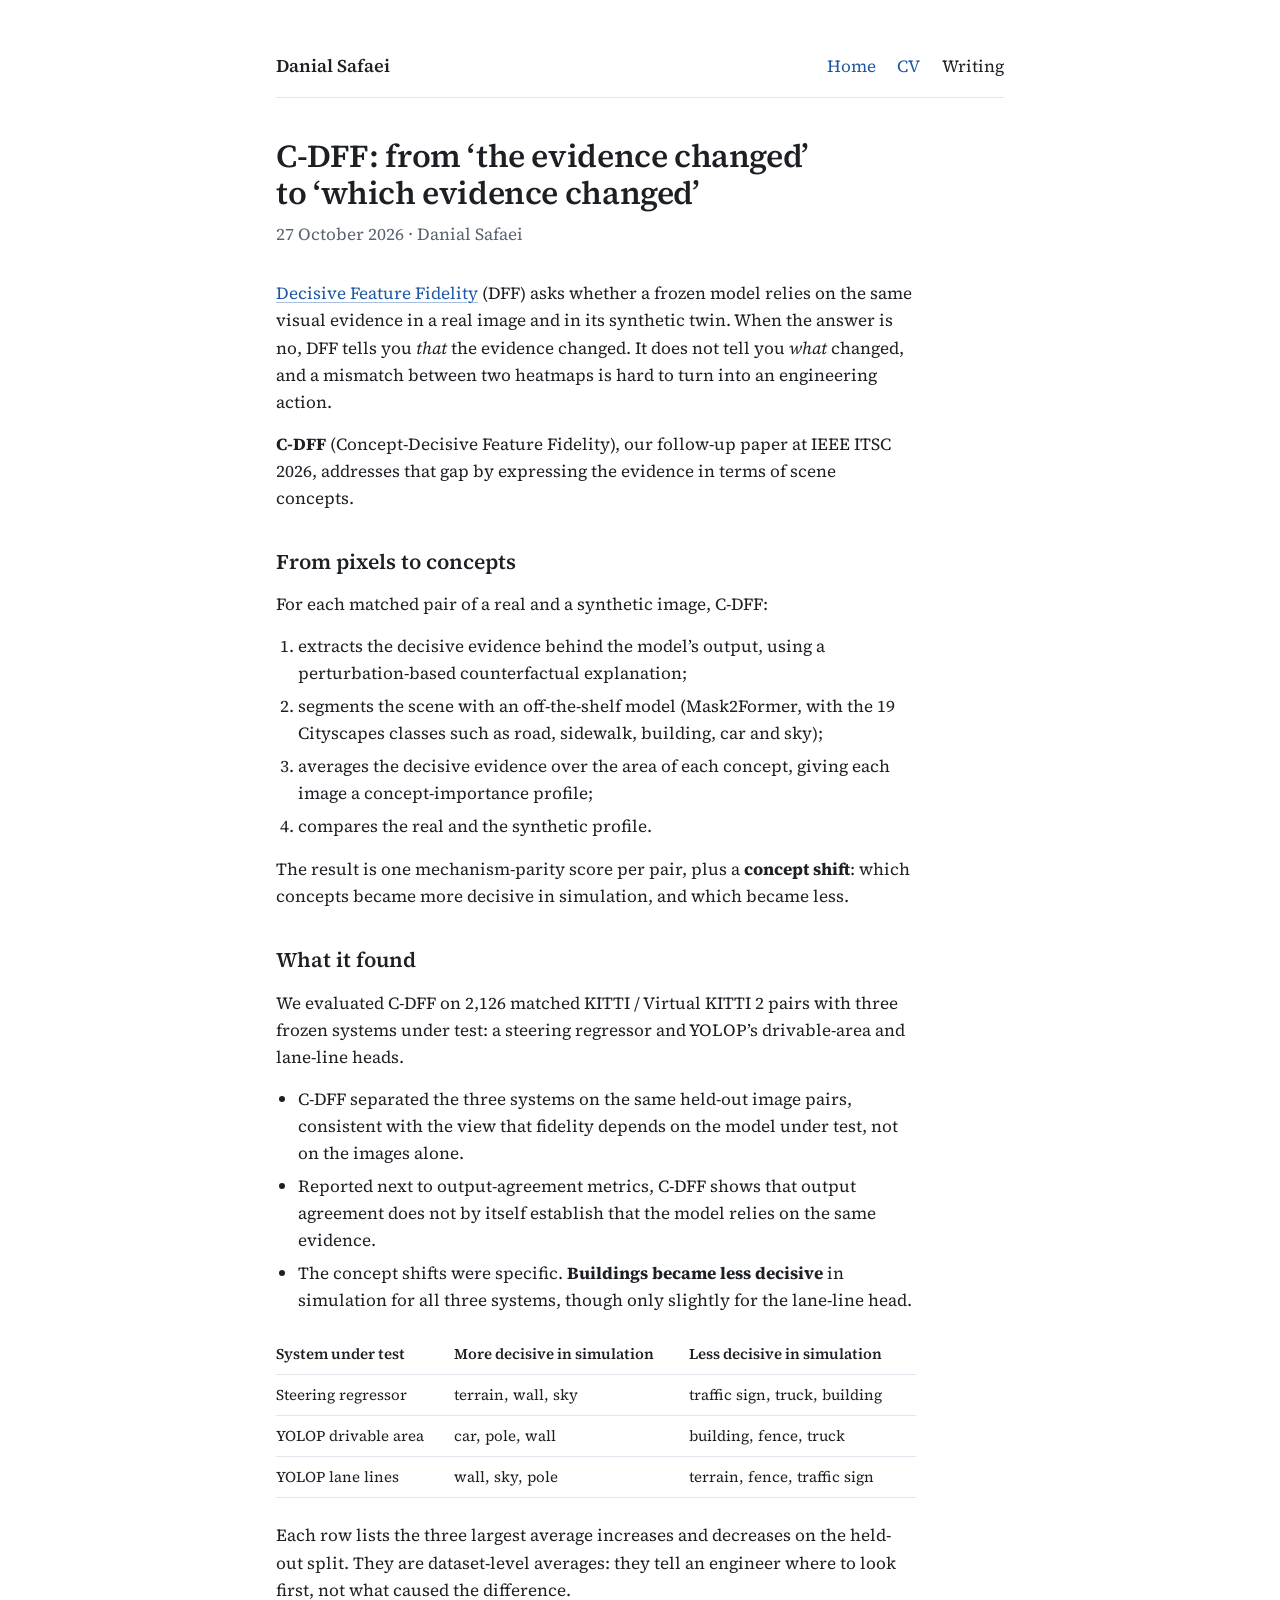
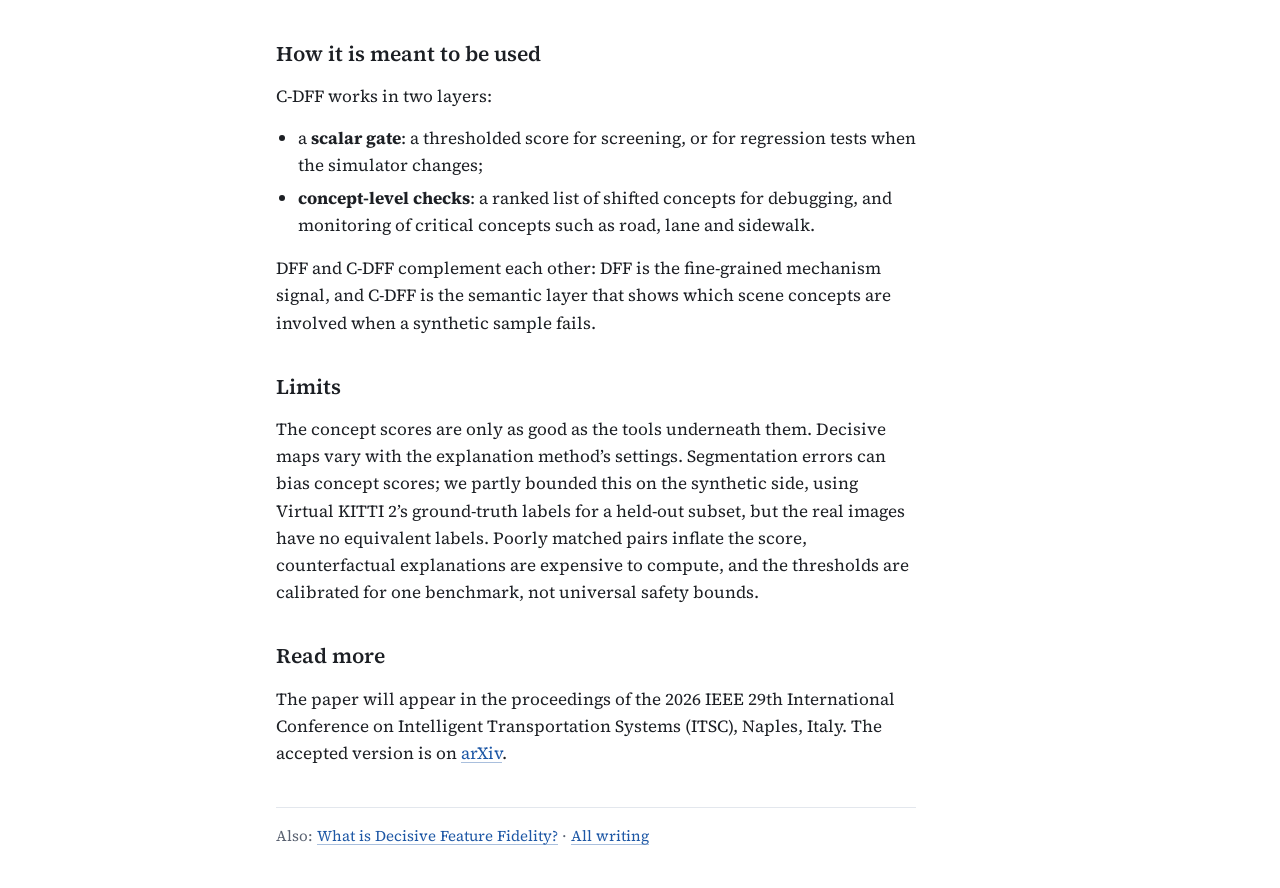
<file: posts/what-is-c-dff.html>
<!doctype html>
<html lang="en-GB">
<head>
<meta charset="utf-8">
<meta name="viewport" content="width=device-width, initial-scale=1, viewport-fit=cover">
<title>C-DFF: from ‘the evidence changed’ to ‘which evidence changed’ · Danial Safaei</title>
<meta name="description" content="DFF shows when a model relies on different evidence in simulation. C-DFF shows which scene concepts, such as road, buildings or sky, gained or lost importance.">
<meta name="author" content="Danial Safaei">
<meta name="color-scheme" content="light dark">
<meta name="theme-color" content="#ffffff" media="(prefers-color-scheme: light)">
<meta name="theme-color" content="#14161a" media="(prefers-color-scheme: dark)">
<link rel="canonical" href="https://danial-safaei.github.io/posts/what-is-c-dff.html">
<link rel="icon" href="../favicon.svg" type="image/svg+xml">
<link rel="apple-touch-icon" href="../assets/img/apple-touch-icon.png">
<link rel="preload" href="../assets/fonts/source-serif-4-latin-wght-normal.woff2" as="font" type="font/woff2" crossorigin>
<link rel="stylesheet" href="../assets/css/site.css">
<meta property="og:type" content="article">
<meta property="og:site_name" content="Danial Safaei">
<meta property="og:locale" content="en_GB">
<meta property="og:url" content="https://danial-safaei.github.io/posts/what-is-c-dff.html">
<meta property="og:title" content="C-DFF: from ‘the evidence changed’ to ‘which evidence changed’ · Danial Safaei">
<meta property="og:description" content="DFF shows when a model relies on different evidence in simulation. C-DFF shows which scene concepts, such as road, buildings or sky, gained or lost importance.">
<meta property="og:image" content="https://danial-safaei.github.io/images/og-card.jpg">
<meta property="og:image:width" content="1200">
<meta property="og:image:height" content="630">
<meta property="og:image:alt" content="Danial Safaei, PhD researcher at WMG, University of Warwick">
<meta name="twitter:card" content="summary_large_image">
</head>
<body>
<div class="wrap">
  <header class="site-header">
    <a class="home" href="../index.html">Danial Safaei</a>
    <nav aria-label="Site">
      <ul class="site-nav plain-links">
      <li><a href="../index.html">Home</a></li>
      <li><a href="../cv.html">CV</a></li>
      <li><a href="../blog.html" aria-current="page">Writing</a></li>
      </ul>
    </nav>
  </header>
  <main>
    <article class="post">
      <h1>C-DFF: from ‘the evidence changed’ to ‘which evidence changed’</h1>
      <p class="post-date"><time datetime="2026-10-27">27 October 2026</time> · Danial Safaei</p>
<p><a href="what-is-decisive-feature-fidelity.html">Decisive Feature Fidelity</a> (DFF) asks whether a frozen model relies on the same visual evidence in a real image and in its synthetic twin. When the answer is no, DFF tells you <em>that</em> the evidence changed. It does not tell you <em>what</em> changed, and a mismatch between two heatmaps is hard to turn into an engineering action.</p>
<p><strong>C-DFF</strong> (Concept-Decisive Feature Fidelity), our follow-up paper at IEEE ITSC 2026, addresses that gap by expressing the evidence in terms of scene concepts.</p>
<h2>From pixels to concepts</h2>
<p>For each matched pair of a real and a synthetic image, C-DFF:</p>
<ol>
<li>extracts the decisive evidence behind the model&rsquo;s output, using a perturbation-based counterfactual explanation;</li>
<li>segments the scene with an off-the-shelf model (Mask2Former, with the 19 Cityscapes classes such as road, sidewalk, building, car and sky);</li>
<li>averages the decisive evidence over the area of each concept, giving each image a concept-importance profile;</li>
<li>compares the real and the synthetic profile.</li>
</ol>
<p>The result is one mechanism-parity score per pair, plus a <strong>concept shift</strong>: which concepts became more decisive in simulation, and which became less.</p>
<h2>What it found</h2>
<p>We evaluated C-DFF on 2,126 matched KITTI / Virtual KITTI 2 pairs with three frozen systems under test: a steering regressor and YOLOP&rsquo;s drivable-area and lane-line heads.</p>
<ul>
<li>C-DFF separated the three systems on the same held-out image pairs, consistent with the view that fidelity depends on the model under test, not on the images alone.</li>
<li>Reported next to output-agreement metrics, C-DFF shows that output agreement does not by itself establish that the model relies on the same evidence.</li>
<li>The concept shifts were specific. <strong>Buildings became less decisive</strong> in simulation for all three systems, though only slightly for the lane-line head.</li>
</ul>
<div class="table-wrap">
<table>
<thead>
<tr>
<th>System under test</th>
<th>More decisive in simulation</th>
<th>Less decisive in simulation</th>
</tr>
</thead>
<tbody>
<tr>
<td>Steering regressor</td>
<td>terrain, wall, sky</td>
<td>traffic sign, truck, building</td>
</tr>
<tr>
<td>YOLOP drivable area</td>
<td>car, pole, wall</td>
<td>building, fence, truck</td>
</tr>
<tr>
<td>YOLOP lane lines</td>
<td>wall, sky, pole</td>
<td>terrain, fence, traffic sign</td>
</tr>
</tbody>
</table>
</div>
<p>Each row lists the three largest average increases and decreases on the held-out split. They are dataset-level averages: they tell an engineer where to look first, not what caused the difference.</p>
<h2>How it is meant to be used</h2>
<p>C-DFF works in two layers:</p>
<ul>
<li>a <strong>scalar gate</strong>: a thresholded score for screening, or for regression tests when the simulator changes;</li>
<li><strong>concept-level checks</strong>: a ranked list of shifted concepts for debugging, and monitoring of critical concepts such as road, lane and sidewalk.</li>
</ul>
<p>DFF and C-DFF complement each other: DFF is the fine-grained mechanism signal, and C-DFF is the semantic layer that shows which scene concepts are involved when a synthetic sample fails.</p>
<h2>Limits</h2>
<p>The concept scores are only as good as the tools underneath them. Decisive maps vary with the explanation method&rsquo;s settings. Segmentation errors can bias concept scores; we partly bounded this on the synthetic side, using Virtual KITTI 2&rsquo;s ground-truth labels for a held-out subset, but the real images have no equivalent labels. Poorly matched pairs inflate the score, counterfactual explanations are expensive to compute, and the thresholds are calibrated for one benchmark, not universal safety bounds.</p>
<h2>Read more</h2>
<p>The paper will appear in the proceedings of the 2026 IEEE 29th International Conference on Intelligent Transportation Systems (ITSC), Naples, Italy. The accepted version is on <a href="https://arxiv.org/abs/2610.33760">arXiv</a>.</p>
      <p class="post-footer">Also: <a href="what-is-decisive-feature-fidelity.html">What is Decisive Feature Fidelity?</a> · <a href="../blog.html">All writing</a></p>
    </article>
  </main>
</div>
</body>
</html>
</file>
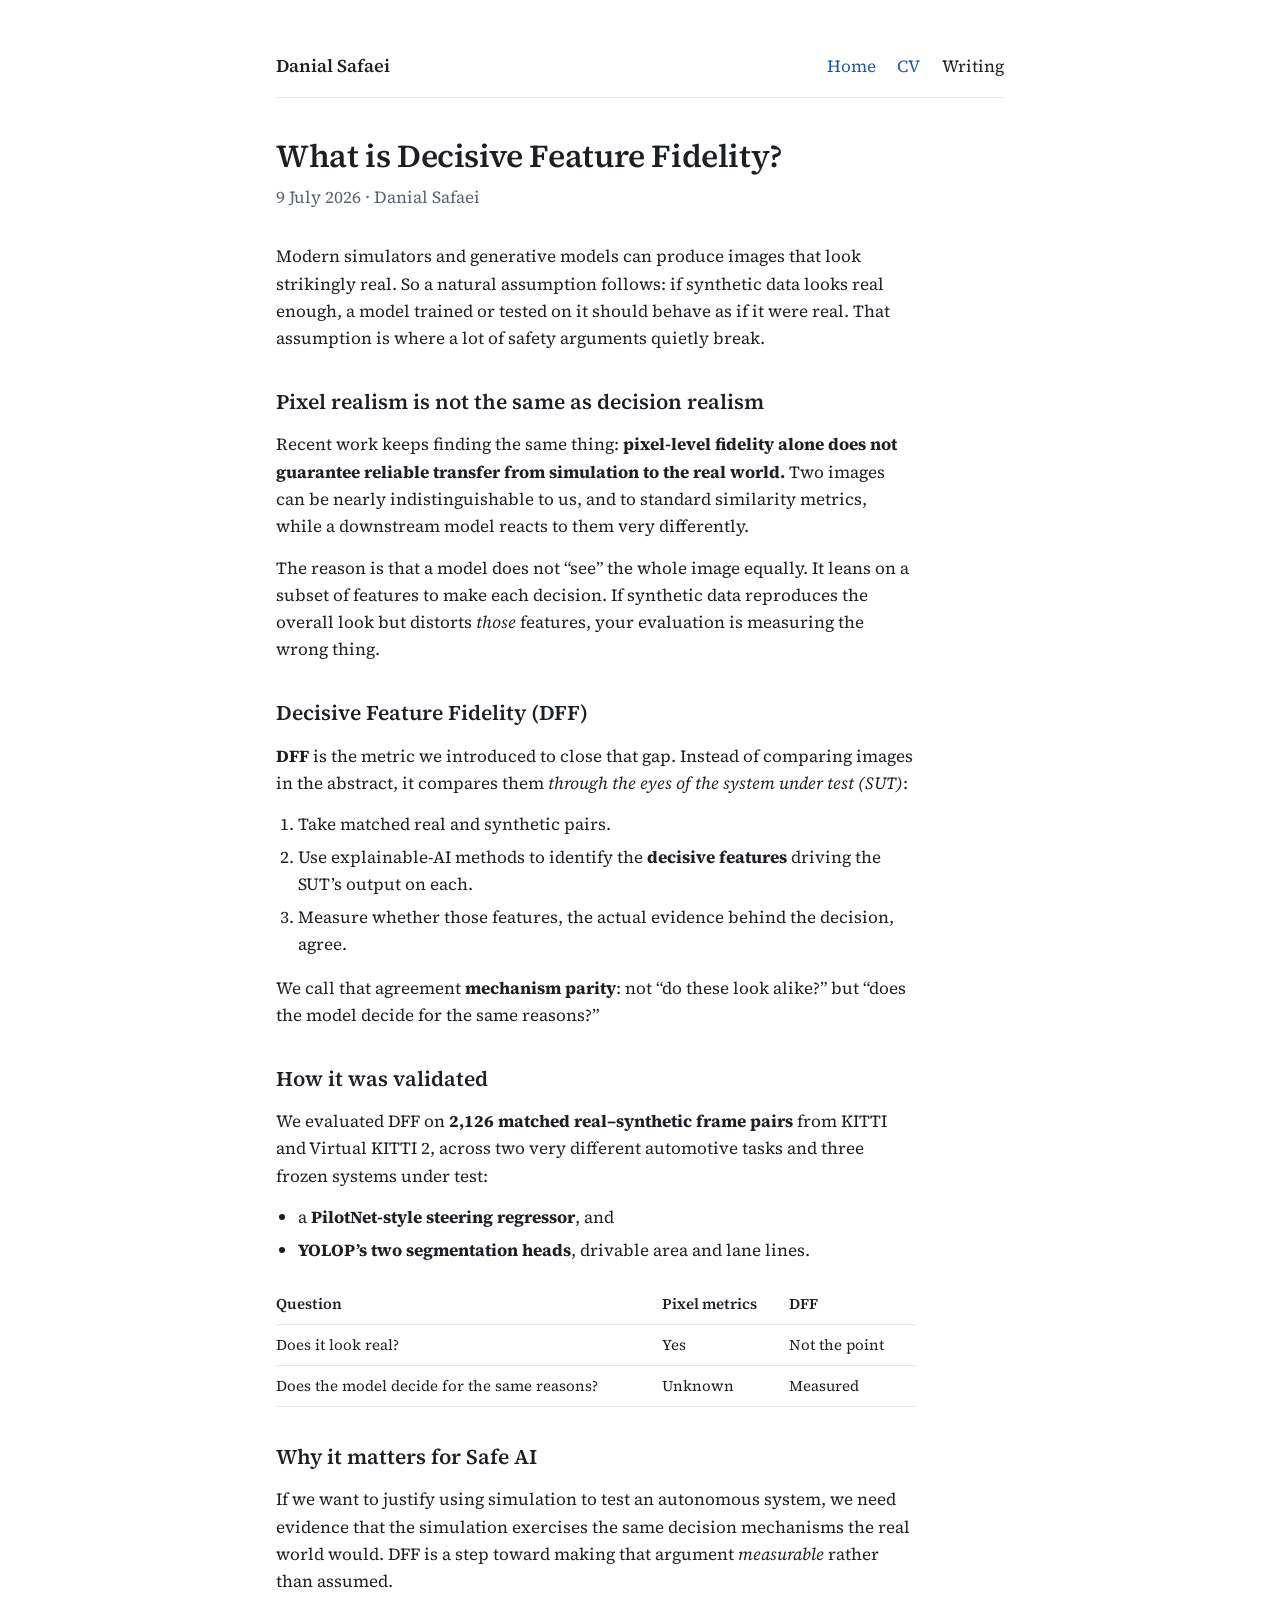
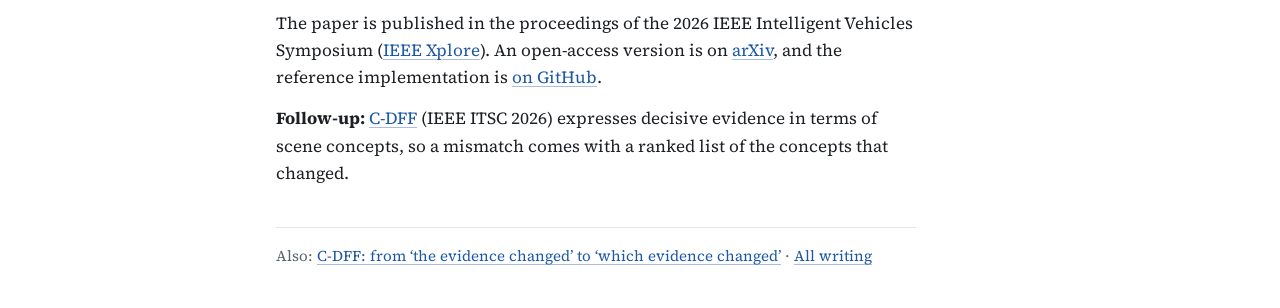
<file: posts/what-is-decisive-feature-fidelity.html>
<!doctype html>
<html lang="en-GB">
<head>
<meta charset="utf-8">
<meta name="viewport" content="width=device-width, initial-scale=1, viewport-fit=cover">
<title>What is Decisive Feature Fidelity? · Danial Safaei</title>
<meta name="description" content="Why pixel-level realism is not enough for trustworthy simulation, and how DFF measures whether synthetic data preserves the features a model actually decides on.">
<meta name="author" content="Danial Safaei">
<meta name="color-scheme" content="light dark">
<meta name="theme-color" content="#ffffff" media="(prefers-color-scheme: light)">
<meta name="theme-color" content="#14161a" media="(prefers-color-scheme: dark)">
<link rel="canonical" href="https://danial-safaei.github.io/posts/what-is-decisive-feature-fidelity.html">
<link rel="icon" href="../favicon.svg" type="image/svg+xml">
<link rel="apple-touch-icon" href="../assets/img/apple-touch-icon.png">
<link rel="preload" href="../assets/fonts/source-serif-4-latin-wght-normal.woff2" as="font" type="font/woff2" crossorigin>
<link rel="stylesheet" href="../assets/css/site.css">
<meta property="og:type" content="article">
<meta property="og:site_name" content="Danial Safaei">
<meta property="og:locale" content="en_GB">
<meta property="og:url" content="https://danial-safaei.github.io/posts/what-is-decisive-feature-fidelity.html">
<meta property="og:title" content="What is Decisive Feature Fidelity? · Danial Safaei">
<meta property="og:description" content="Why pixel-level realism is not enough for trustworthy simulation, and how DFF measures whether synthetic data preserves the features a model actually decides on.">
<meta property="og:image" content="https://danial-safaei.github.io/images/og-card.jpg">
<meta property="og:image:width" content="1200">
<meta property="og:image:height" content="630">
<meta property="og:image:alt" content="Danial Safaei, PhD researcher at WMG, University of Warwick">
<meta name="twitter:card" content="summary_large_image">
</head>
<body>
<div class="wrap">
  <header class="site-header">
    <a class="home" href="../index.html">Danial Safaei</a>
    <nav aria-label="Site">
      <ul class="site-nav plain-links">
      <li><a href="../index.html">Home</a></li>
      <li><a href="../cv.html">CV</a></li>
      <li><a href="../blog.html" aria-current="page">Writing</a></li>
      </ul>
    </nav>
  </header>
  <main>
    <article class="post">
      <h1>What is Decisive Feature Fidelity?</h1>
      <p class="post-date"><time datetime="2026-07-09">9 July 2026</time> · Danial Safaei</p>
<p>Modern simulators and generative models can produce images that look strikingly real. So a natural assumption follows: if synthetic data looks real enough, a model trained or tested on it should behave as if it were real. That assumption is where a lot of safety arguments quietly break.</p>
<h2>Pixel realism is not the same as decision realism</h2>
<p>Recent work keeps finding the same thing: <strong>pixel-level fidelity alone does not guarantee reliable transfer from simulation to the real world.</strong> Two images can be nearly indistinguishable to us, and to standard similarity metrics, while a downstream model reacts to them very differently.</p>
<p>The reason is that a model does not &ldquo;see&rdquo; the whole image equally. It leans on a subset of features to make each decision. If synthetic data reproduces the overall look but distorts <em>those</em> features, your evaluation is measuring the wrong thing.</p>
<h2>Decisive Feature Fidelity (DFF)</h2>
<p><strong>DFF</strong> is the metric we introduced to close that gap. Instead of comparing images in the abstract, it compares them <em>through the eyes of the system under test (SUT)</em>:</p>
<ol>
<li>Take matched real and synthetic pairs.</li>
<li>Use explainable-AI methods to identify the <strong>decisive features</strong> driving the SUT&rsquo;s output on each.</li>
<li>Measure whether those features, the actual evidence behind the decision, agree.</li>
</ol>
<p>We call that agreement <strong>mechanism parity</strong>: not &ldquo;do these look alike?&rdquo; but &ldquo;does the model decide for the same reasons?&rdquo;</p>
<h2>How it was validated</h2>
<p>We evaluated DFF on <strong>2,126 matched real–synthetic frame pairs</strong> from KITTI and Virtual KITTI 2, across two very different automotive tasks and three frozen systems under test:</p>
<ul>
<li>a <strong>PilotNet-style steering regressor</strong>, and</li>
<li><strong>YOLOP&rsquo;s two segmentation heads</strong>, drivable area and lane lines.</li>
</ul>
<div class="table-wrap">
<table>
<thead>
<tr>
<th>Question</th>
<th>Pixel metrics</th>
<th>DFF</th>
</tr>
</thead>
<tbody>
<tr>
<td>Does it look real?</td>
<td>Yes</td>
<td>Not the point</td>
</tr>
<tr>
<td>Does the model decide for the same reasons?</td>
<td>Unknown</td>
<td>Measured</td>
</tr>
</tbody>
</table>
</div>
<h2>Why it matters for Safe AI</h2>
<p>If we want to justify using simulation to test an autonomous system, we need evidence that the simulation exercises the same decision mechanisms the real world would. DFF is a step toward making that argument <em>measurable</em> rather than assumed.</p>
<p>The paper is published in the proceedings of the 2026 IEEE Intelligent Vehicles Symposium (<a href="https://doi.org/10.1109/IV66570.2026.11624013">IEEE Xplore</a>). An open-access version is on <a href="https://arxiv.org/abs/2512.16468">arXiv</a>, and the reference implementation is <a href="https://github.com/Danial-Safaei/DFF">on GitHub</a>.</p>
<p><strong>Follow-up:</strong> <a href="what-is-c-dff.html">C-DFF</a> (IEEE ITSC 2026) expresses decisive evidence in terms of scene concepts, so a mismatch comes with a ranked list of the concepts that changed.</p>
      <p class="post-footer">Also: <a href="what-is-c-dff.html">C-DFF: from ‘the evidence changed’ to ‘which evidence changed’</a> · <a href="../blog.html">All writing</a></p>
    </article>
  </main>
</div>
</body>
</html>
</file>
<file: assets/css/site.css>
/* danial-safaei.github.io: the only stylesheet.
   Layout: one centred reading column; the home page opens with text beside a round photo.
   Colours follow the reader's light or dark system setting. No JavaScript is needed. */

@font-face {
  font-family: "Source Serif 4";
  src: url("../fonts/source-serif-4-latin-wght-normal.woff2") format("woff2");
  font-weight: 200 900;
  font-style: normal;
  font-display: swap;
}
@font-face {
  font-family: "Source Serif 4";
  src: url("../fonts/source-serif-4-latin-wght-italic.woff2") format("woff2");
  font-weight: 200 900;
  font-style: italic;
  font-display: swap;
}

:root {
  /* colour */
  --bg: #ffffff;
  --fg: #1c1f24;
  --muted: #5a6271;
  --rule: #e3e7ed;
  --link: #1d57a5;
  --link-hover: #0f3d78;
  --tint: #f3f5f8;
  /* type */
  --serif: "Source Serif 4", "Iowan Old Style", "Sitka Text", Cambria, Georgia, serif;
  --step-0: 1.0625rem;   /* body, 17px */
  --step--1: 0.9375rem;  /* details, links under a paper */
  --step--2: 0.8125rem;  /* labels */
  --step-1: 1.3125rem;   /* section headings */
  --step-3: 2.25rem;     /* name */
  /* layout */
  --column: 48rem;
}

@media (prefers-color-scheme: dark) {
  :root:not([data-theme="light"]) {
    --bg: #14161a;
    --fg: #e5e7eb;
    --muted: #a0a8b4;
    --rule: #2b3038;
    --link: #8ab4f5;
    --link-hover: #b6cff9;
    --tint: #1b1e23;
    color-scheme: dark;
  }
}
:root[data-theme="dark"] {
  --bg: #14161a;
  --fg: #e5e7eb;
  --muted: #a0a8b4;
  --rule: #2b3038;
  --link: #8ab4f5;
  --link-hover: #b6cff9;
  --tint: #1b1e23;
  color-scheme: dark;
}

*, *::before, *::after { box-sizing: border-box; }

html {
  -webkit-text-size-adjust: 100%;
  text-size-adjust: 100%;
}

body {
  margin: 0;
  background: var(--bg);
  color: var(--fg);
  font-family: var(--serif);
  font-size: var(--step-0);
  line-height: 1.6;
  font-kerning: normal;
  text-rendering: optimizeLegibility;
}

.wrap {
  max-width: var(--column);
  margin: 0 auto;
  padding-block: 3.25rem 2.5rem;
  padding-left: 1.25rem;
  padding-right: 1.25rem;
  padding-left: max(1.25rem, env(safe-area-inset-left, 0px));
  padding-right: max(1.25rem, env(safe-area-inset-right, 0px));
}

p { margin: 0 0 0.9rem; }
p:last-child { margin-bottom: 0; }

/* links */
a {
  color: var(--link);
  text-decoration-line: underline;
  text-decoration-thickness: 1px;
  text-underline-offset: 0.18em;
  text-decoration-color: var(--rule);
  text-decoration-color: color-mix(in srgb, var(--link) 38%, transparent);
}
a:hover { color: var(--link-hover); text-decoration-color: currentColor; }
a:focus-visible {
  outline: 2px solid var(--link);
  outline-offset: 2px;
  border-radius: 2px;
}
.plain-links a { text-decoration: none; }
.plain-links a:hover { text-decoration: underline; text-decoration-color: currentColor; }

/* headings */
h1, h2, h3 { font-weight: 600; text-wrap: balance; }
h1 {
  font-size: var(--step-3);
  line-height: 1.15;
  letter-spacing: -0.012em;
  margin: 0;
}
h2 {
  font-size: var(--step-1);
  line-height: 1.3;
  margin: 2.75rem 0 1rem;
}
.label {
  font-size: var(--step--2);
  font-weight: 600;
  letter-spacing: 0.08em;
  text-transform: uppercase;
  color: var(--muted);
  margin: 2rem 0 1rem;
}

/* home: opening block */
.intro {
  display: grid;
  grid-template-columns: minmax(0, 1fr) auto;
  grid-template-areas: "text photo";
  gap: 1.25rem 2.75rem;
  align-items: start;
}
.intro-text { grid-area: text; min-width: 0; }
.intro-photo { grid-area: photo; margin: 0.4rem 0 0; }
.intro-photo img {
  display: block;
  width: 11rem;
  height: 11rem;
  max-width: 100%;
  border-radius: 50%;
  object-fit: cover;
  background: var(--tint);
}
.role {
  color: var(--muted);
  margin: 0.45rem 0 1.35rem;
}
.profile-links {
  list-style: none;
  padding: 0;
  margin: 1.35rem 0 0;
  display: flex;
  flex-wrap: wrap;
  gap: 0.35rem 1.2rem;
}
.nowrap { white-space: nowrap; }

/* dated lists: news, writing */
.dated {
  list-style: none;
  padding: 0;
  margin: 0;
  display: grid;
  gap: 0.55rem;
}
.dated li {
  display: grid;
  grid-template-columns: 5.5rem minmax(0, 1fr);
  gap: 1.25rem;
}
.dated time {
  color: var(--muted);
  font-variant-numeric: tabular-nums;
  white-space: nowrap;
}

/* publications */
.pubs {
  list-style: none;
  padding: 0;
  margin: 0;
  display: grid;
  gap: 1.6rem;
}
.pub-title {
  font-weight: 600;
  line-height: 1.4;
  margin: 0;
}
.pub-authors,
.pub-venue {
  margin: 0.2rem 0 0;
  color: var(--muted);
}
.me { color: var(--fg); font-weight: 600; }
.pub-venue em { color: var(--fg); }
.pub-links {
  list-style: none;
  padding: 0;
  margin: 0.3rem 0 0;
  display: flex;
  flex-wrap: wrap;
  gap: 0.1rem 1.1rem;
  font-size: var(--step--1);
}
.pub-note {
  margin: 0.4rem 0 0;
  font-size: var(--step--1);
  max-width: 40rem;
}

details.more { margin-top: 2rem; }
details.more > summary {
  cursor: pointer;
  font-weight: 600;
  padding: 0.15rem 0;
}
details.more > summary:hover { color: var(--link-hover); }
details.more > summary:focus-visible {
  outline: 2px solid var(--link);
  outline-offset: 2px;
  border-radius: 2px;
}
details.more[open] > summary { margin-bottom: 1rem; }
.pubs-compact {
  list-style: none;
  padding: 0;
  margin: 0;
  display: grid;
  gap: 0.9rem;
  font-size: var(--step--1);
}
.pubs-compact .pub-title { font-weight: 400; }

/* footer */
.site-footer {
  margin-top: 3.5rem;
  padding-top: 1.25rem;
  border-top: 1px solid var(--rule);
  color: var(--muted);
  font-size: var(--step--1);
}
.site-footer p { margin: 0 0 0.35rem; }

/* inner pages: a slim header with the way home */
.site-header {
  display: flex;
  flex-wrap: wrap;
  justify-content: space-between;
  align-items: baseline;
  gap: 0.5rem 1.5rem;
  padding-bottom: 1rem;
  margin-bottom: 2.5rem;
  border-bottom: 1px solid var(--rule);
}
.site-header .home {
  color: var(--fg);
  font-weight: 600;
  font-size: 1.125rem;
  text-decoration: none;
}
.site-nav {
  list-style: none;
  margin: 0;
  padding: 0;
  display: flex;
  flex-wrap: wrap;
  gap: 0.25rem 1.35rem;
}
.site-nav a[aria-current="page"] { color: var(--fg); }

/* CV */
.cv-head .role { margin-bottom: 0.6rem; }
.cv-contact {
  list-style: none;
  padding: 0;
  margin: 0;
  display: flex;
  flex-wrap: wrap;
  gap: 0.2rem 1.2rem;
  color: var(--muted);
}
.cv-row {
  display: grid;
  grid-template-columns: 10.25rem minmax(0, 1fr);
  gap: 0.15rem 1.5rem;
  margin: 0 0 1.1rem;
}
.cv-when {
  color: var(--muted);
  font-variant-numeric: tabular-nums;
}
.cv-what p { margin: 0; }
.cv-what p + p { margin-top: 0.15rem; }
.cv-what ul {
  margin: 0.35rem 0 0;
  padding-left: 1.15rem;
}
.cv-what li + li { margin-top: 0.25rem; }
.cv-note { color: var(--muted); }
.cv .pubs { gap: 1.1rem; }

/* writing */
.lede { color: var(--muted); margin: 0.5rem 0 2rem; }
.post-list {
  list-style: none;
  padding: 0;
  margin: 0;
  display: grid;
  gap: 1.5rem;
}
.post-list time {
  display: block;
  color: var(--muted);
  font-size: var(--step--1);
}
.post-list .post-link { font-weight: 600; }
.post-list p { margin: 0.25rem 0 0; }

.post { max-width: 40rem; }
.post h1 { font-size: 2rem; }
.post-date { color: var(--muted); margin: 0.6rem 0 2rem; }
.post h2 { margin-top: 2.25rem; }
.post ol,
.post ul { padding-left: 1.35rem; margin: 0 0 1rem; }
.post li + li { margin-top: 0.35rem; }
.table-wrap {
  overflow-x: auto;
  margin: 1.25rem 0 1.5rem;
}
.post table {
  border-collapse: collapse;
  width: 100%;
  font-size: var(--step--1);
}
.post th,
.post td {
  text-align: left;
  vertical-align: top;
  padding: 0.5rem 1rem 0.5rem 0;
  border-bottom: 1px solid var(--rule);
}
.post th { font-weight: 600; }
.post-footer {
  margin-top: 2.5rem;
  padding-top: 1rem;
  border-top: 1px solid var(--rule);
  font-size: var(--step--1);
  color: var(--muted);
}

/* small screens */
@media (max-width: 40rem) {
  :root { --step-3: 2rem; }
  .wrap { padding-block: 2rem 2rem; }
  .intro {
    grid-template-columns: minmax(0, 1fr);
    grid-template-areas: "photo" "text";
  }
  .intro-photo { margin: 0; }
  .intro-photo img { width: 7rem; height: 7rem; }
  .cv-row { grid-template-columns: minmax(0, 1fr); }
}
@media (max-width: 26rem) {
  .dated li { grid-template-columns: minmax(0, 1fr); gap: 0; }
}

/* print: the CV and posts print cleanly */
@media print {
  :root,
  :root:not([data-theme="light"]),
  :root[data-theme="dark"] {
    --bg: #ffffff;
    --fg: #000000;
    --muted: #3d3d3d;
    --rule: #bbbbbb;
    --link: #000000;
    --link-hover: #000000;
    color-scheme: light;
  }
  body { font-size: 10.5pt; line-height: 1.45; }
  .wrap { max-width: none; padding: 0; }
  .site-header, .site-footer, .no-print { display: none; }
  a { text-decoration: none; }
  h2 { break-after: avoid; margin-top: 1.4rem; }
  .cv-row:not(:has(ul)), .pubs > li { break-inside: avoid; }
}
</file>
